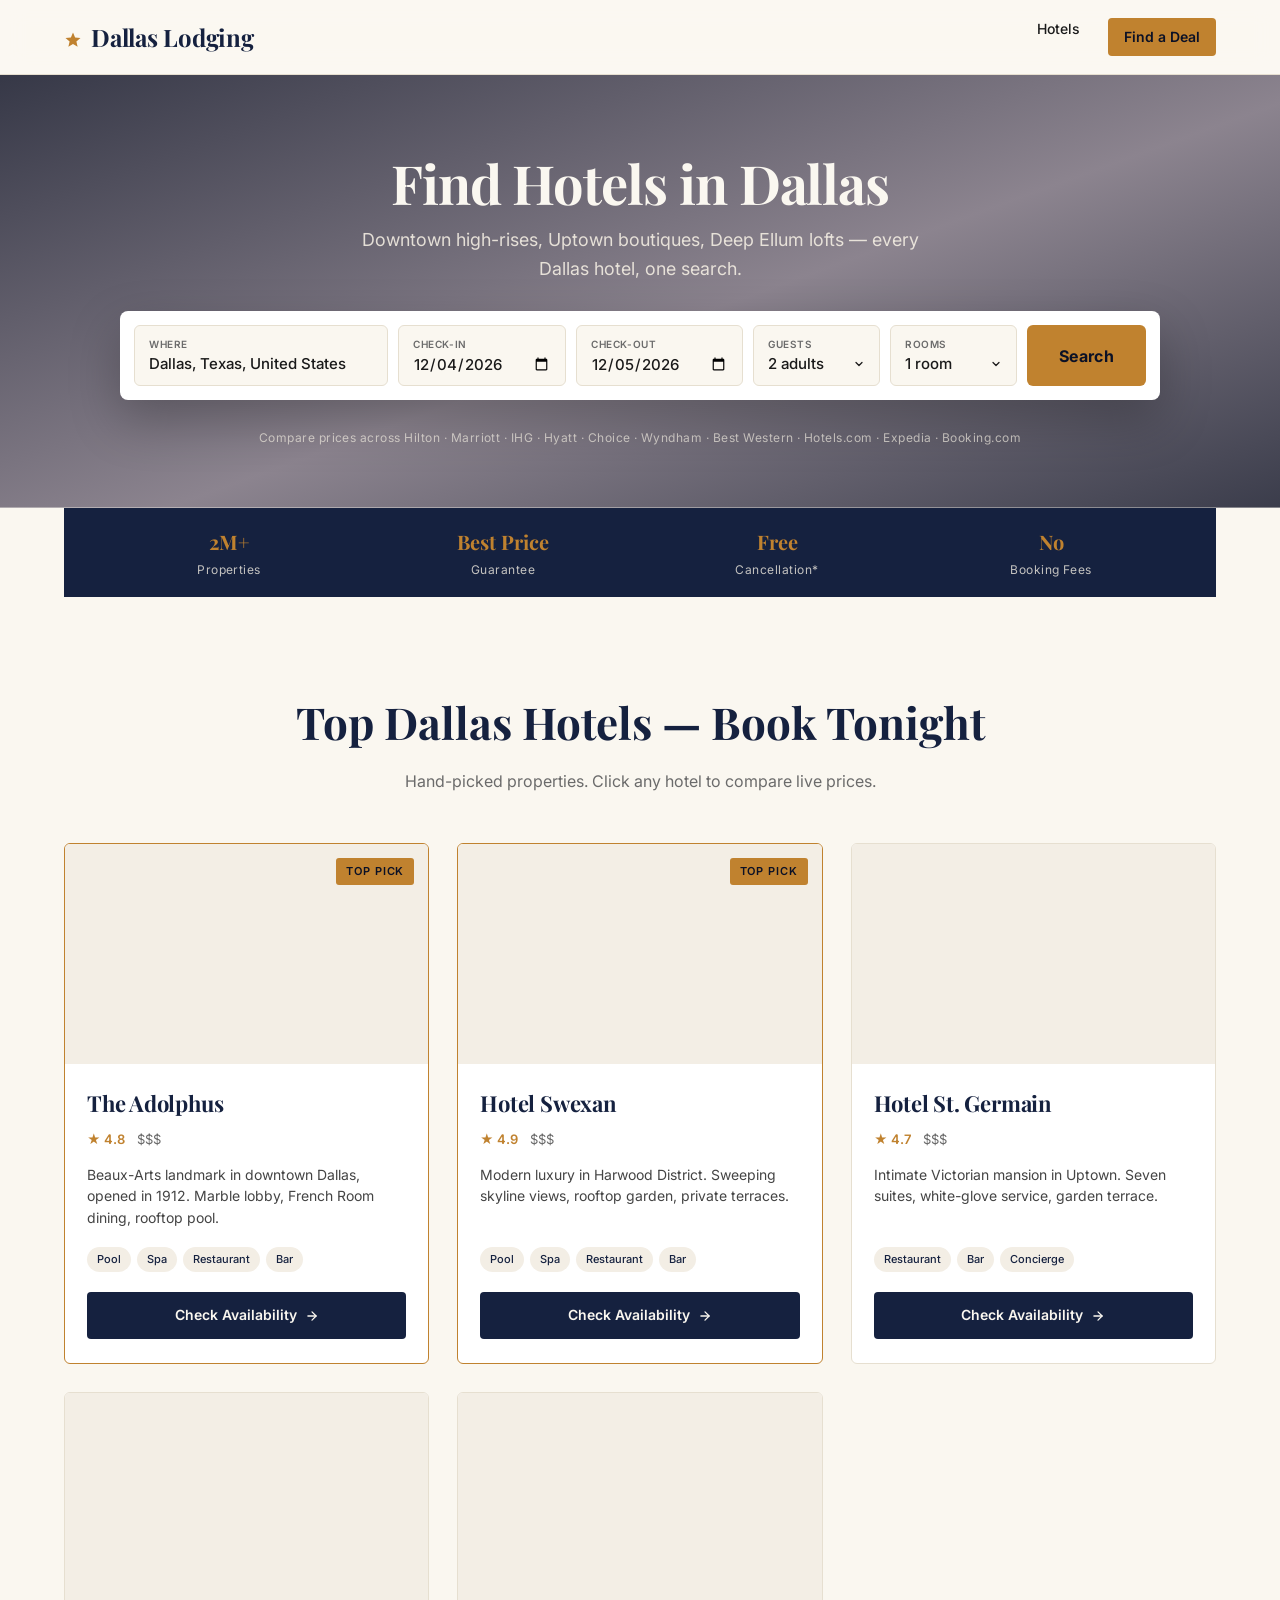
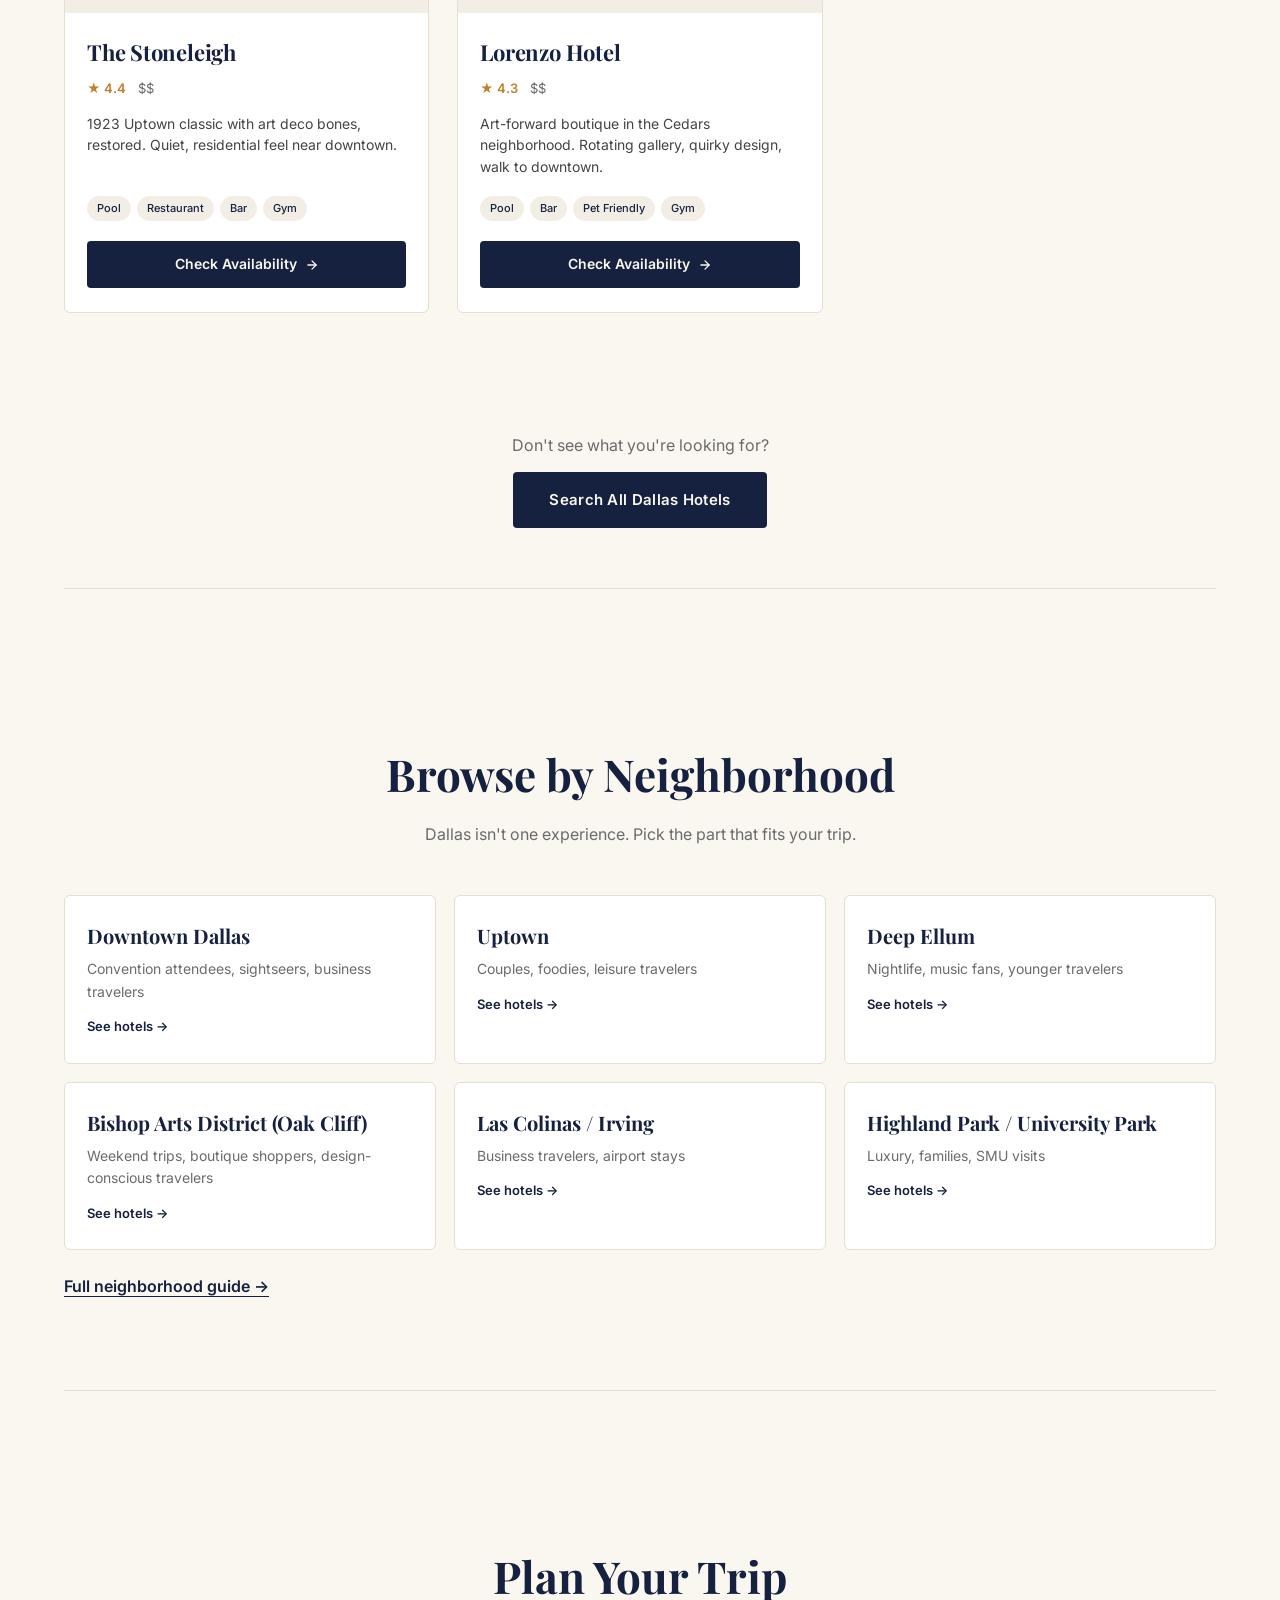
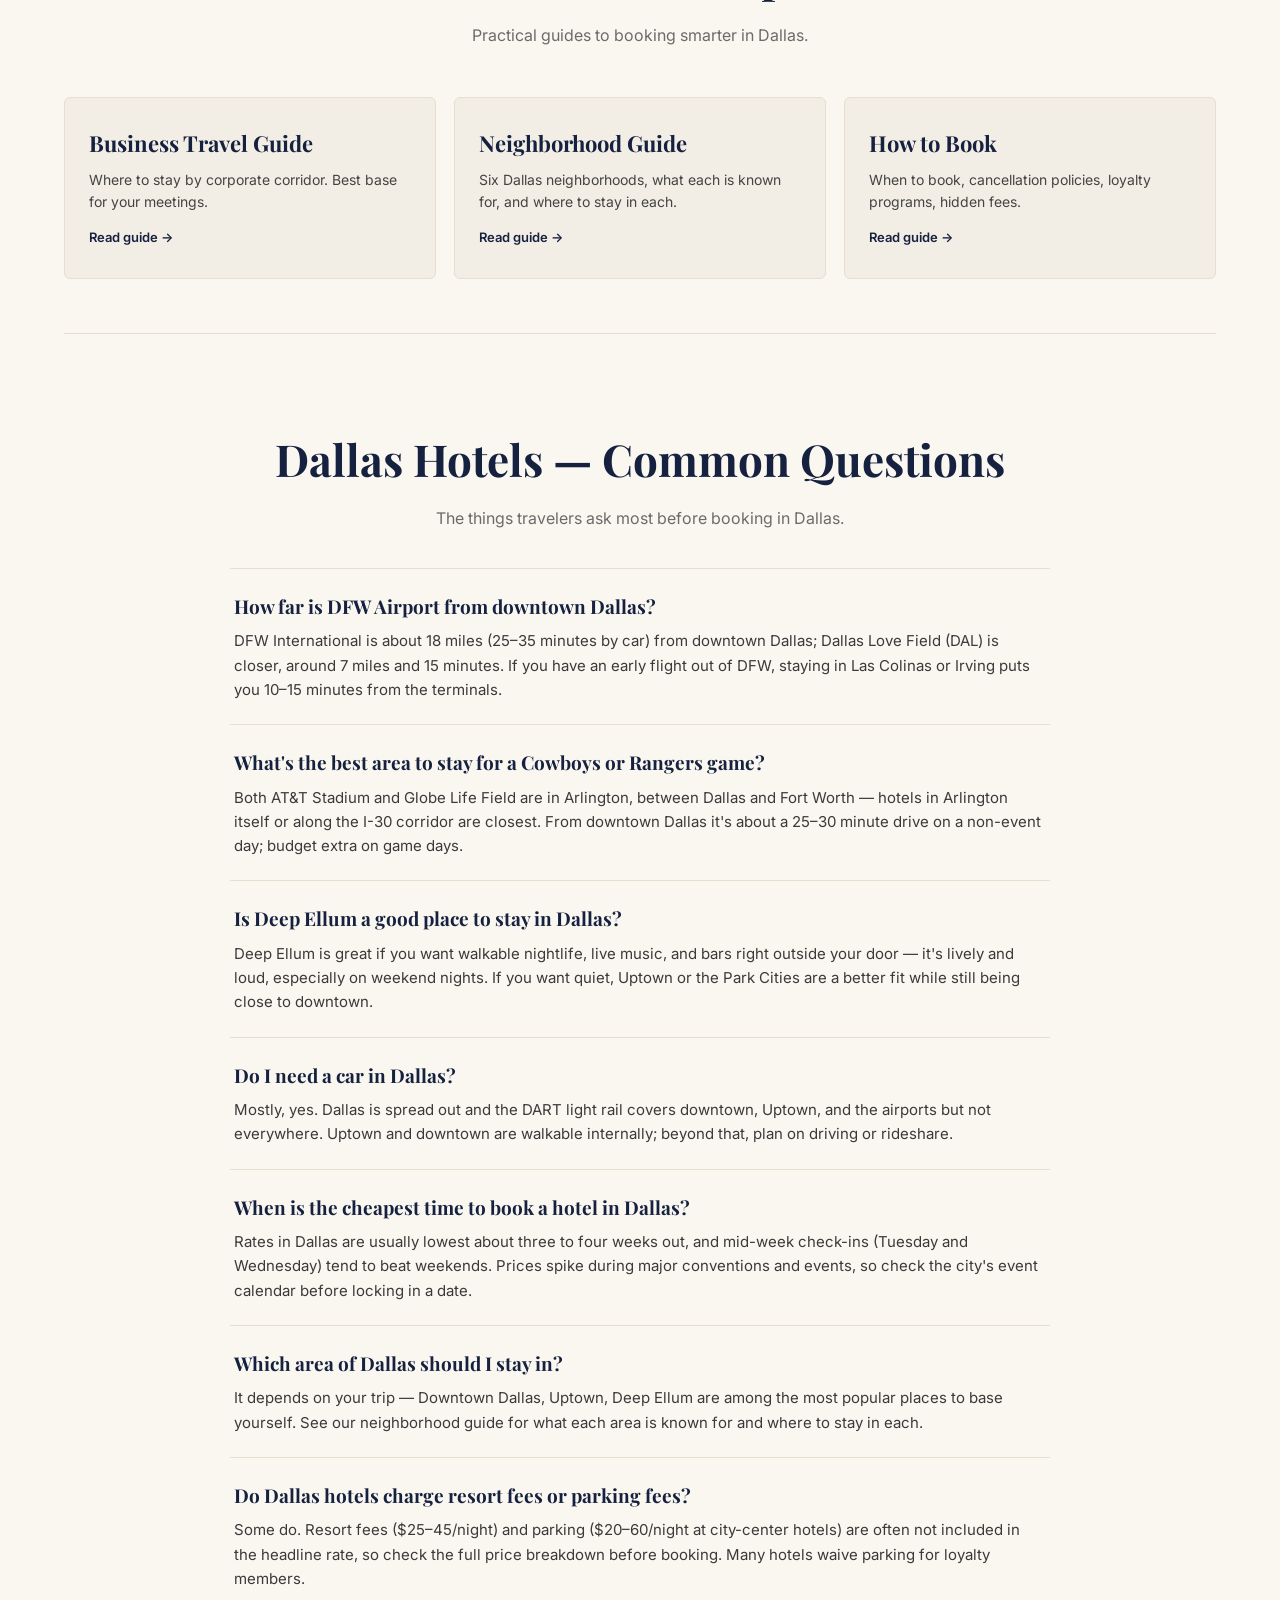
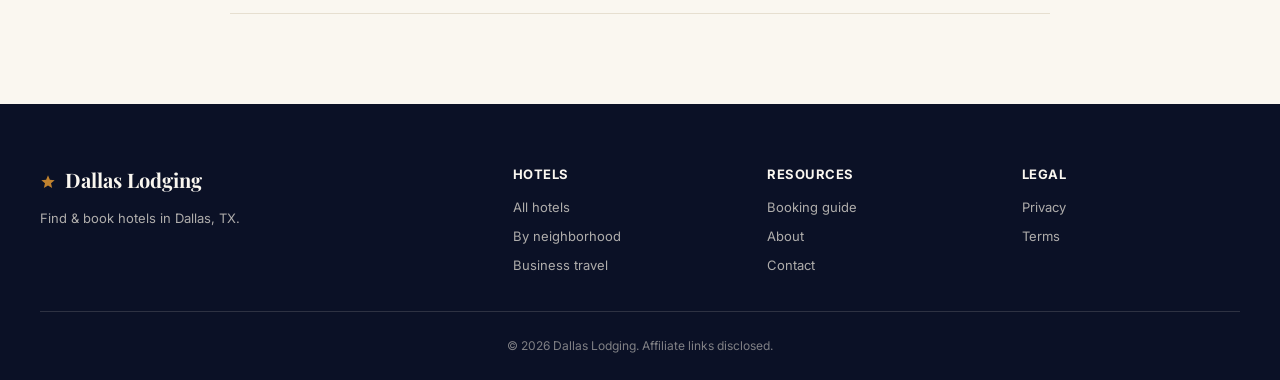
<file: index.html>
<!DOCTYPE html>
<html lang="en">
<head>
<meta charset="UTF-8" />
<meta name="viewport" content="width=device-width, initial-scale=1.0" />
<title>Dallas Hotels — Compare Prices & Book | DallasLodging.com</title>
<meta name="description" content="Find the best hotel deals in Dallas, TX. Compare prices across Hilton, Marriott, IHG, Hotels.com, Expedia, Booking.com and more. Book direct, save more." />
<link rel="canonical" href="https://dallaslodging.com/" />
<meta name="robots" content="index, follow, max-image-preview:large" />
<meta name="theme-color" content="#c0822f" />
<meta name="geo.region" content="US-TX" />
<meta name="geo.placename" content="Dallas" />
<meta property="og:type" content="website" />
<meta property="og:site_name" content="Dallas Lodging" />
<meta property="og:title" content="Dallas Hotels — Compare Prices & Book | DallasLodging.com" />
<meta property="og:description" content="Find the best hotel deals in Dallas, TX. Compare prices across Hilton, Marriott, IHG, Hotels.com, Expedia, Booking.com and more. Book direct, save more." />
<meta property="og:url" content="https://dallaslodging.com/" />
<meta property="og:image" content="https://images.unsplash.com/photo-1625950019503-cae6a7825762?w=1200&q=80" />
<meta name="twitter:card" content="summary_large_image" />
<meta name="twitter:image" content="https://images.unsplash.com/photo-1625950019503-cae6a7825762?w=1200&q=80" />
<meta name="twitter:title" content="Dallas Hotels — Compare Prices & Book | DallasLodging.com" />
<meta name="twitter:description" content="Find the best hotel deals in Dallas, TX. Compare prices across Hilton, Marriott, IHG, Hotels.com, Expedia, Booking.com and more. Book direct, save more." />
<link rel="preconnect" href="https://fonts.googleapis.com" />
<link rel="preconnect" href="https://fonts.gstatic.com" crossorigin />
<link href="https://fonts.googleapis.com/css2?family=Playfair+Display:wght@500;700&family=Inter:wght@400;500;600&display=swap" rel="stylesheet" />
<link rel="stylesheet" href="style.css" />
<script type="application/ld+json">{"@context":"https://schema.org","@type":"WebSite","name":"Dallas Lodging","url":"https://dallaslodging.com/"}</script>
<script type="application/ld+json">{"@context":"https://schema.org","@type":"Organization","name":"Dallas Lodging","url":"https://dallaslodging.com/","description":"Hotel directory and price comparison for Dallas, TX."}</script>
<script type="application/ld+json">{"@context":"https://schema.org","@type":"BreadcrumbList","itemListElement":[{"@type":"ListItem","position":1,"name":"Home","item":"https://dallaslodging.com/"}]}</script>
<script type="application/ld+json">{"@context":"https://schema.org","@type":"ItemList","name":"Top hotels in Dallas","itemListElement":[{"@type":"ListItem","position":1,"item":{"@type":"Hotel","name":"The Adolphus","description":"Beaux-Arts landmark in downtown Dallas, opened in 1912. Marble lobby, French Room dining, rooftop pool.","image":"https://images.unsplash.com/photo-1566073771259-6a8506099945?w=800","priceRange":"$$$","address":{"@type":"PostalAddress","streetAddress":"1321 Commerce St","addressLocality":"Dallas","addressRegion":"TX","postalCode":"75202","addressCountry":"US"},"url":"https://dallaslodging.com/"}},{"@type":"ListItem","position":2,"item":{"@type":"Hotel","name":"Hotel Swexan","description":"Modern luxury in Harwood District. Sweeping skyline views, rooftop garden, private terraces.","image":"https://images.unsplash.com/photo-1551882547-ff40c63fe5fa?w=800","priceRange":"$$$","address":{"@type":"PostalAddress","streetAddress":"2575 McKinnon St","addressLocality":"Dallas","addressRegion":"TX","postalCode":"75201","addressCountry":"US"},"url":"https://dallaslodging.com/"}},{"@type":"ListItem","position":3,"item":{"@type":"Hotel","name":"Hotel St. Germain","description":"Intimate Victorian mansion in Uptown. Seven suites, white-glove service, garden terrace.","image":"https://images.unsplash.com/photo-1571896349842-33c89424de2d?w=800","priceRange":"$$$","address":{"@type":"PostalAddress","streetAddress":"2516 Maple Ave","addressLocality":"Dallas","addressRegion":"TX","postalCode":"75201","addressCountry":"US"},"url":"https://dallaslodging.com/"}},{"@type":"ListItem","position":4,"item":{"@type":"Hotel","name":"The Stoneleigh","description":"1923 Uptown classic with art deco bones, restored. Quiet, residential feel near downtown.","image":"https://images.unsplash.com/photo-1582719508461-905c673771fd?w=800","priceRange":"$$","address":{"@type":"PostalAddress","streetAddress":"2927 Maple Ave","addressLocality":"Dallas","addressRegion":"TX","postalCode":"75201","addressCountry":"US"},"url":"https://dallaslodging.com/"}},{"@type":"ListItem","position":5,"item":{"@type":"Hotel","name":"Lorenzo Hotel","description":"Art-forward boutique in the Cedars neighborhood. Rotating gallery, quirky design, walk to downtown.","image":"https://images.unsplash.com/photo-1611892440504-42a792e24d32?w=800","priceRange":"$$","address":{"@type":"PostalAddress","streetAddress":"1011 S Akard St","addressLocality":"Dallas","addressRegion":"TX","postalCode":"75215","addressCountry":"US"},"url":"https://dallaslodging.com/"}}]}</script>
<script type="application/ld+json">{"@context":"https://schema.org","@type":"FAQPage","mainEntity":[{"@type":"Question","name":"How far is DFW Airport from downtown Dallas?","acceptedAnswer":{"@type":"Answer","text":"DFW International is about 18 miles (25–35 minutes by car) from downtown Dallas; Dallas Love Field (DAL) is closer, around 7 miles and 15 minutes. If you have an early flight out of DFW, staying in Las Colinas or Irving puts you 10–15 minutes from the terminals."}},{"@type":"Question","name":"What's the best area to stay for a Cowboys or Rangers game?","acceptedAnswer":{"@type":"Answer","text":"Both AT&T Stadium and Globe Life Field are in Arlington, between Dallas and Fort Worth — hotels in Arlington itself or along the I-30 corridor are closest. From downtown Dallas it's about a 25–30 minute drive on a non-event day; budget extra on game days."}},{"@type":"Question","name":"Is Deep Ellum a good place to stay in Dallas?","acceptedAnswer":{"@type":"Answer","text":"Deep Ellum is great if you want walkable nightlife, live music, and bars right outside your door — it's lively and loud, especially on weekend nights. If you want quiet, Uptown or the Park Cities are a better fit while still being close to downtown."}},{"@type":"Question","name":"Do I need a car in Dallas?","acceptedAnswer":{"@type":"Answer","text":"Mostly, yes. Dallas is spread out and the DART light rail covers downtown, Uptown, and the airports but not everywhere. Uptown and downtown are walkable internally; beyond that, plan on driving or rideshare."}},{"@type":"Question","name":"When is the cheapest time to book a hotel in Dallas?","acceptedAnswer":{"@type":"Answer","text":"Rates in Dallas are usually lowest about three to four weeks out, and mid-week check-ins (Tuesday and Wednesday) tend to beat weekends. Prices spike during major conventions and events, so check the city's event calendar before locking in a date."}},{"@type":"Question","name":"Which area of Dallas should I stay in?","acceptedAnswer":{"@type":"Answer","text":"It depends on your trip — Downtown Dallas, Uptown, Deep Ellum are among the most popular places to base yourself. See our neighborhood guide for what each area is known for and where to stay in each."}},{"@type":"Question","name":"Do Dallas hotels charge resort fees or parking fees?","acceptedAnswer":{"@type":"Answer","text":"Some do. Resort fees ($25–45/night) and parking ($20–60/night at city-center hotels) are often not included in the headline rate, so check the full price breakdown before booking. Many hotels waive parking for loyalty members."}}]}</script>
</head>
<body>
<header class="nav">
  <div class="nav-inner">
    <a href="index.html" class="brand"><span class="brand-mark"><svg viewBox="0 0 24 24" fill="currentColor" aria-hidden="true"><path d="M12 17.27L18.18 21l-1.64-7.03L22 9.24l-7.19-.61L12 2 9.19 8.63 2 9.24l5.46 4.73L5.82 21z"/></svg></span>Dallas Lodging</a>
    <nav>
      <a href="index.html#hotels">Hotels</a>
      <a href="index.html#hotels" class="nav-cta">Find a Deal</a>
    </nav>
  </div>
</header>
<section class="hero">
  <div class="hero-inner">
    <h1>Find Hotels in Dallas</h1>
    <p class="hero-sub">Downtown high-rises, Uptown boutiques, Deep Ellum lofts — every Dallas hotel, one search.</p>
    <form class="search-form" id="search-form" action="https://www.booking.com/searchresults.html" method="get" target="_blank">
      <div class="search-row">
        <label class="search-field">
          <span class="search-label">Where</span>
          <input type="text" name="ss" value="Dallas, Texas, United States" required autocomplete="off" />
        </label>
        <label class="search-field">
          <span class="search-label">Check-in</span>
          <input type="date" name="checkin" id="checkin" required />
        </label>
        <label class="search-field">
          <span class="search-label">Check-out</span>
          <input type="date" name="checkout" id="checkout" required />
        </label>
        <label class="search-field search-field-narrow">
          <span class="search-label">Guests</span>
          <select name="group_adults">
            <option value="1">1 adult</option>
            <option value="2" selected>2 adults</option>
            <option value="3">3 adults</option>
            <option value="4">4 adults</option>
            <option value="5">5 adults</option>
            <option value="6">6 adults</option>
          </select>
        </label>
        <label class="search-field search-field-narrow">
          <span class="search-label">Rooms</span>
          <select name="no_rooms">
            <option value="1" selected>1 room</option>
            <option value="2">2 rooms</option>
            <option value="3">3 rooms</option>
            <option value="4">4 rooms</option>
          </select>
        </label>
        <button type="submit" class="search-btn">Search</button>
      </div>
      <input type="hidden" name="group_children" value="0" />
      <input type="hidden" name="aid" value="AFFILIATE_ID_PENDING" />
    </form>
    <p class="hero-trust">Compare prices across Hilton · Marriott · IHG · Hyatt · Choice · Wyndham · Best Western · Hotels.com · Expedia · Booking.com</p>
  </div>
</section>
<main>
  <section class="value-strip">
    <div class="value-strip-inner">
      <div class="value-item"><span class="value-num">2M+</span><span>Properties</span></div>
      <div class="value-item"><span class="value-num">Best Price</span><span>Guarantee</span></div>
      <div class="value-item"><span class="value-num">Free</span><span>Cancellation*</span></div>
      <div class="value-item"><span class="value-num">No</span><span>Booking Fees</span></div>
    </div>
  </section>
  <section class="featured" id="hotels">
    <div class="section-head">
      <h2>Top Dallas Hotels — Book Tonight</h2>
      <p>Hand-picked properties. Click any hotel to compare live prices.</p>
    </div>
    <div class="hotel-grid"><article class="hotel-card premium">
  <div class="hotel-img" style="background-image:url('https://images.unsplash.com/photo-1566073771259-6a8506099945?w=800')"><div class="tier-badge">Top Pick</div></div>
  <div class="hotel-body">
    <h3 class="hotel-name">The Adolphus</h3>
    <div class="hotel-meta">
      <span class="stars">★ 4.8</span>
      <span>$$$</span>
    </div>
    <p class="hotel-desc">Beaux-Arts landmark in downtown Dallas, opened in 1912. Marble lobby, French Room dining, rooftop pool.</p>
    <div class="amenities"><span class="amenity">Pool</span><span class="amenity">Spa</span><span class="amenity">Restaurant</span><span class="amenity">Bar</span></div>
    <a class="hotel-cta" href="https://www.booking.com/searchresults.html?ss=The+Adolphus+1321+Commerce+St+Dallas+TX+75202&aid=AFFILIATE_ID_PENDING" target="_blank" rel="noopener nofollow sponsored">Check Availability <svg viewBox="0 0 24 24" fill="none" stroke="currentColor" stroke-width="2.2" stroke-linecap="round" stroke-linejoin="round" width="14" height="14"><line x1="5" y1="12" x2="19" y2="12"/><polyline points="12 5 19 12 12 19"/></svg></a>
  </div>
</article>
<article class="hotel-card premium">
  <div class="hotel-img" style="background-image:url('https://images.unsplash.com/photo-1551882547-ff40c63fe5fa?w=800')"><div class="tier-badge">Top Pick</div></div>
  <div class="hotel-body">
    <h3 class="hotel-name">Hotel Swexan</h3>
    <div class="hotel-meta">
      <span class="stars">★ 4.9</span>
      <span>$$$</span>
    </div>
    <p class="hotel-desc">Modern luxury in Harwood District. Sweeping skyline views, rooftop garden, private terraces.</p>
    <div class="amenities"><span class="amenity">Pool</span><span class="amenity">Spa</span><span class="amenity">Restaurant</span><span class="amenity">Bar</span></div>
    <a class="hotel-cta" href="https://www.booking.com/searchresults.html?ss=Hotel+Swexan+2575+McKinnon+St+Dallas+TX+75201&aid=AFFILIATE_ID_PENDING" target="_blank" rel="noopener nofollow sponsored">Check Availability <svg viewBox="0 0 24 24" fill="none" stroke="currentColor" stroke-width="2.2" stroke-linecap="round" stroke-linejoin="round" width="14" height="14"><line x1="5" y1="12" x2="19" y2="12"/><polyline points="12 5 19 12 12 19"/></svg></a>
  </div>
</article>
<article class="hotel-card ">
  <div class="hotel-img" style="background-image:url('https://images.unsplash.com/photo-1571896349842-33c89424de2d?w=800')"></div>
  <div class="hotel-body">
    <h3 class="hotel-name">Hotel St. Germain</h3>
    <div class="hotel-meta">
      <span class="stars">★ 4.7</span>
      <span>$$$</span>
    </div>
    <p class="hotel-desc">Intimate Victorian mansion in Uptown. Seven suites, white-glove service, garden terrace.</p>
    <div class="amenities"><span class="amenity">Restaurant</span><span class="amenity">Bar</span><span class="amenity">Concierge</span></div>
    <a class="hotel-cta" href="https://www.booking.com/searchresults.html?ss=Hotel+St.+Germain+2516+Maple+Ave+Dallas+TX+75201&aid=AFFILIATE_ID_PENDING" target="_blank" rel="noopener nofollow sponsored">Check Availability <svg viewBox="0 0 24 24" fill="none" stroke="currentColor" stroke-width="2.2" stroke-linecap="round" stroke-linejoin="round" width="14" height="14"><line x1="5" y1="12" x2="19" y2="12"/><polyline points="12 5 19 12 12 19"/></svg></a>
  </div>
</article>
<article class="hotel-card ">
  <div class="hotel-img" style="background-image:url('https://images.unsplash.com/photo-1582719508461-905c673771fd?w=800')"></div>
  <div class="hotel-body">
    <h3 class="hotel-name">The Stoneleigh</h3>
    <div class="hotel-meta">
      <span class="stars">★ 4.4</span>
      <span>$$</span>
    </div>
    <p class="hotel-desc">1923 Uptown classic with art deco bones, restored. Quiet, residential feel near downtown.</p>
    <div class="amenities"><span class="amenity">Pool</span><span class="amenity">Restaurant</span><span class="amenity">Bar</span><span class="amenity">Gym</span></div>
    <a class="hotel-cta" href="https://www.booking.com/searchresults.html?ss=The+Stoneleigh+2927+Maple+Ave+Dallas+TX+75201&aid=AFFILIATE_ID_PENDING" target="_blank" rel="noopener nofollow sponsored">Check Availability <svg viewBox="0 0 24 24" fill="none" stroke="currentColor" stroke-width="2.2" stroke-linecap="round" stroke-linejoin="round" width="14" height="14"><line x1="5" y1="12" x2="19" y2="12"/><polyline points="12 5 19 12 12 19"/></svg></a>
  </div>
</article>
<article class="hotel-card ">
  <div class="hotel-img" style="background-image:url('https://images.unsplash.com/photo-1611892440504-42a792e24d32?w=800')"></div>
  <div class="hotel-body">
    <h3 class="hotel-name">Lorenzo Hotel</h3>
    <div class="hotel-meta">
      <span class="stars">★ 4.3</span>
      <span>$$</span>
    </div>
    <p class="hotel-desc">Art-forward boutique in the Cedars neighborhood. Rotating gallery, quirky design, walk to downtown.</p>
    <div class="amenities"><span class="amenity">Pool</span><span class="amenity">Bar</span><span class="amenity">Pet Friendly</span><span class="amenity">Gym</span></div>
    <a class="hotel-cta" href="https://www.booking.com/searchresults.html?ss=Lorenzo+Hotel+1011+S+Akard+St+Dallas+TX+75215&aid=AFFILIATE_ID_PENDING" target="_blank" rel="noopener nofollow sponsored">Check Availability <svg viewBox="0 0 24 24" fill="none" stroke="currentColor" stroke-width="2.2" stroke-linecap="round" stroke-linejoin="round" width="14" height="14"><line x1="5" y1="12" x2="19" y2="12"/><polyline points="12 5 19 12 12 19"/></svg></a>
  </div>
</article></div>
    <div class="below-grid-cta">
      <p>Don't see what you're looking for?</p>
      <a href="#search-form" class="cta cta-secondary" onclick="document.getElementById('search-form').scrollIntoView({behavior:'smooth',block:'center'});document.querySelector('input[name=ss]').focus();return false;">Search All Dallas Hotels</a>
    </div>
  </section>

  <section class="browse-section" id="neighborhoods">
    <div class="section-head">
      <h2>Browse by Neighborhood</h2>
      <p>Dallas isn't one experience. Pick the part that fits your trip.</p>
    </div>
    <div class="hood-grid">
      <a class="hood-tile" href="https://www.booking.com/searchresults.html?ss=Downtown%20Dallas%2C%20Texas&aid=AFFILIATE_ID_PENDING" target="_blank" rel="noopener nofollow sponsored">
        <h3>Downtown Dallas</h3>
        <p>Convention attendees, sightseers, business travelers</p>
        <span class="hood-link">See hotels &rarr;</span>
      </a><a class="hood-tile" href="https://www.booking.com/searchresults.html?ss=Uptown%20Dallas%2C%20Texas&aid=AFFILIATE_ID_PENDING" target="_blank" rel="noopener nofollow sponsored">
        <h3>Uptown</h3>
        <p>Couples, foodies, leisure travelers</p>
        <span class="hood-link">See hotels &rarr;</span>
      </a><a class="hood-tile" href="https://www.booking.com/searchresults.html?ss=Deep%20Ellum%2C%20Dallas%2C%20Texas&aid=AFFILIATE_ID_PENDING" target="_blank" rel="noopener nofollow sponsored">
        <h3>Deep Ellum</h3>
        <p>Nightlife, music fans, younger travelers</p>
        <span class="hood-link">See hotels &rarr;</span>
      </a><a class="hood-tile" href="https://www.booking.com/searchresults.html?ss=Bishop%20Arts%20District%2C%20Dallas%2C%20Texas&aid=AFFILIATE_ID_PENDING" target="_blank" rel="noopener nofollow sponsored">
        <h3>Bishop Arts District (Oak Cliff)</h3>
        <p>Weekend trips, boutique shoppers, design-conscious travelers</p>
        <span class="hood-link">See hotels &rarr;</span>
      </a><a class="hood-tile" href="https://www.booking.com/searchresults.html?ss=Las%20Colinas%2C%20Irving%2C%20Texas&aid=AFFILIATE_ID_PENDING" target="_blank" rel="noopener nofollow sponsored">
        <h3>Las Colinas / Irving</h3>
        <p>Business travelers, airport stays</p>
        <span class="hood-link">See hotels &rarr;</span>
      </a><a class="hood-tile" href="https://www.booking.com/searchresults.html?ss=Highland%20Park%2C%20Dallas%2C%20Texas&aid=AFFILIATE_ID_PENDING" target="_blank" rel="noopener nofollow sponsored">
        <h3>Highland Park / University Park</h3>
        <p>Luxury, families, SMU visits</p>
        <span class="hood-link">See hotels &rarr;</span>
      </a>
    </div>
    <a href="neighborhoods.html" class="browse-more">Full neighborhood guide &rarr;</a>
  </section>

  <section class="browse-section" id="travel-style">
    <div class="section-head">
      <h2>Plan Your Trip</h2>
      <p>Practical guides to booking smarter in Dallas.</p>
    </div>
    <div class="style-grid">
      <a class="style-card" href="business-travel.html">
        <h3>Business Travel Guide</h3>
        <p>Where to stay by corporate corridor. Best base for your meetings.</p>
        <span class="hood-link">Read guide &rarr;</span>
      </a>
      <a class="style-card" href="neighborhoods.html">
        <h3>Neighborhood Guide</h3>
        <p>Six Dallas neighborhoods, what each is known for, and where to stay in each.</p>
        <span class="hood-link">Read guide &rarr;</span>
      </a>
      <a class="style-card" href="booking-guide.html">
        <h3>How to Book</h3>
        <p>When to book, cancellation policies, loyalty programs, hidden fees.</p>
        <span class="hood-link">Read guide &rarr;</span>
      </a>
    </div>
  </section>

  <section class="faq" id="faq">
    <div class="section-head">
      <h2>Dallas Hotels — Common Questions</h2>
      <p>The things travelers ask most before booking in Dallas.</p>
    </div>
    <div class="faq-list">
    <div class="faq-item">
      <h3>How far is DFW Airport from downtown Dallas?</h3>
      <p>DFW International is about 18 miles (25–35 minutes by car) from downtown Dallas; Dallas Love Field (DAL) is closer, around 7 miles and 15 minutes. If you have an early flight out of DFW, staying in Las Colinas or Irving puts you 10–15 minutes from the terminals.</p>
    </div>
    <div class="faq-item">
      <h3>What's the best area to stay for a Cowboys or Rangers game?</h3>
      <p>Both AT&T Stadium and Globe Life Field are in Arlington, between Dallas and Fort Worth — hotels in Arlington itself or along the I-30 corridor are closest. From downtown Dallas it's about a 25–30 minute drive on a non-event day; budget extra on game days.</p>
    </div>
    <div class="faq-item">
      <h3>Is Deep Ellum a good place to stay in Dallas?</h3>
      <p>Deep Ellum is great if you want walkable nightlife, live music, and bars right outside your door — it's lively and loud, especially on weekend nights. If you want quiet, Uptown or the Park Cities are a better fit while still being close to downtown.</p>
    </div>
    <div class="faq-item">
      <h3>Do I need a car in Dallas?</h3>
      <p>Mostly, yes. Dallas is spread out and the DART light rail covers downtown, Uptown, and the airports but not everywhere. Uptown and downtown are walkable internally; beyond that, plan on driving or rideshare.</p>
    </div>
    <div class="faq-item">
      <h3>When is the cheapest time to book a hotel in Dallas?</h3>
      <p>Rates in Dallas are usually lowest about three to four weeks out, and mid-week check-ins (Tuesday and Wednesday) tend to beat weekends. Prices spike during major conventions and events, so check the city's event calendar before locking in a date.</p>
    </div>
    <div class="faq-item">
      <h3>Which area of Dallas should I stay in?</h3>
      <p>It depends on your trip — Downtown Dallas, Uptown, Deep Ellum are among the most popular places to base yourself. See our neighborhood guide for what each area is known for and where to stay in each.</p>
    </div>
    <div class="faq-item">
      <h3>Do Dallas hotels charge resort fees or parking fees?</h3>
      <p>Some do. Resort fees ($25–45/night) and parking ($20–60/night at city-center hotels) are often not included in the headline rate, so check the full price breakdown before booking. Many hotels waive parking for loyalty members.</p>
    </div>
    </div>
  </section>
</main>
<script>
  (function () {
    const pad = (n) => String(n).padStart(2, '0');
    const fmt = (d) => d.getFullYear() + '-' + pad(d.getMonth() + 1) + '-' + pad(d.getDate());
    const today = new Date();
    const tomorrow = new Date(today.getTime() + 86400000);
    const ci = document.getElementById('checkin');
    const co = document.getElementById('checkout');
    ci.value = fmt(today);
    ci.min = fmt(today);
    co.value = fmt(tomorrow);
    co.min = fmt(tomorrow);
    ci.addEventListener('change', () => {
      const next = new Date(ci.value);
      next.setDate(next.getDate() + 1);
      co.min = fmt(next);
      if (new Date(co.value) <= new Date(ci.value)) co.value = fmt(next);
    });
  })();
</script>
<footer>
  <div class="footer-inner">
    <div class="footer-col">
      <p class="footer-brand"><span class="brand-mark"><svg viewBox="0 0 24 24" fill="currentColor" aria-hidden="true"><path d="M12 17.27L18.18 21l-1.64-7.03L22 9.24l-7.19-.61L12 2 9.19 8.63 2 9.24l5.46 4.73L5.82 21z"/></svg></span>Dallas Lodging</p>
      <p class="footer-tag">Find &amp; book hotels in Dallas, TX.</p>
    </div>
    <div class="footer-col">
      <p class="footer-h">Hotels</p>
      <a href="index.html#hotels">All hotels</a>
      <a href="neighborhoods.html">By neighborhood</a>
      <a href="business-travel.html">Business travel</a>
    </div>
    <div class="footer-col">
      <p class="footer-h">Resources</p>
      <a href="booking-guide.html">Booking guide</a>
      <a href="about.html">About</a>
      <a href="contact.html">Contact</a>
    </div>
    <div class="footer-col">
      <p class="footer-h">Legal</p>
      <a href="privacy.html">Privacy</a>
      <a href="terms.html">Terms</a>
    </div>
  </div>
  <div class="footer-bottom">&copy; 2026 Dallas Lodging. Affiliate links disclosed.</div>
</footer>
</body></html>
</file>
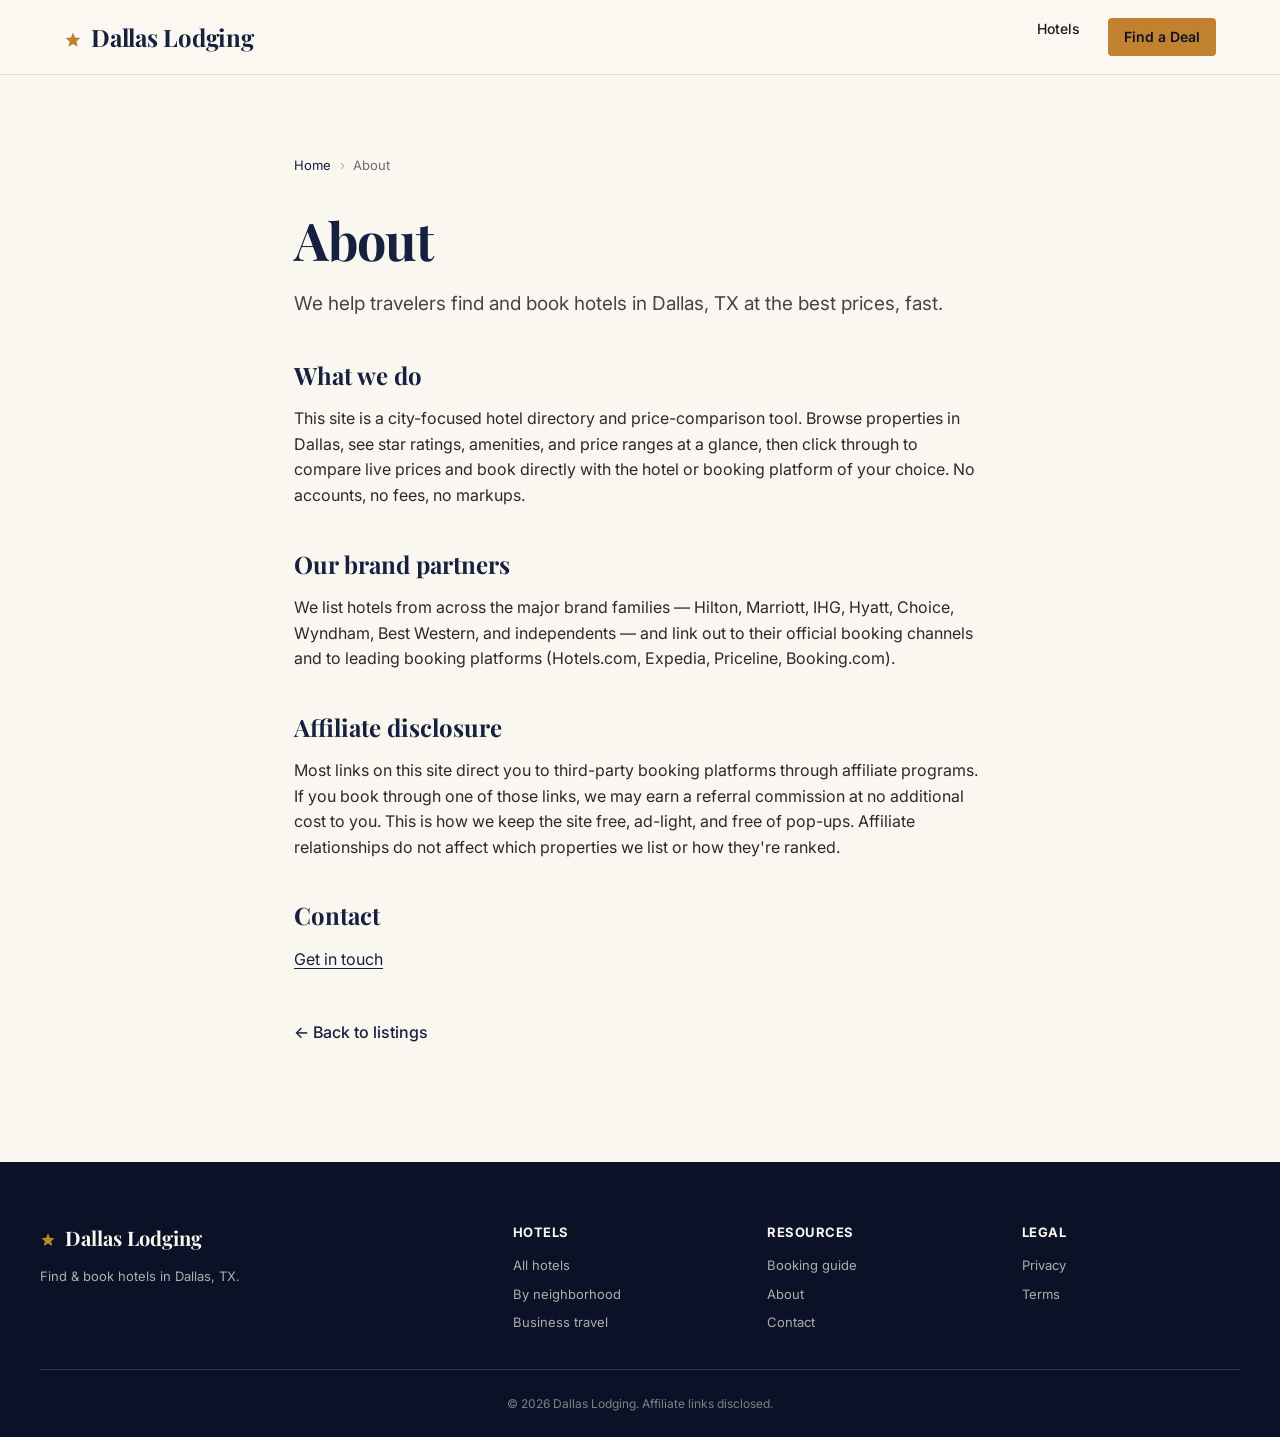
<file: about.html>
<!DOCTYPE html>
<html lang="en">
<head>
<meta charset="UTF-8" />
<meta name="viewport" content="width=device-width, initial-scale=1.0" />
<title>About | Dallas Lodging</title>
<meta name="description" content="How Dallas Lodging works — a free hotel directory and price-comparison tool for Dallas, TX." />
<link rel="canonical" href="https://dallaslodging.com/about" />
<meta name="robots" content="index, follow, max-image-preview:large" />
<meta name="theme-color" content="#c0822f" />
<meta name="geo.region" content="US-TX" />
<meta name="geo.placename" content="Dallas" />
<meta property="og:type" content="website" />
<meta property="og:site_name" content="Dallas Lodging" />
<meta property="og:title" content="About | Dallas Lodging" />
<meta property="og:description" content="How Dallas Lodging works — a free hotel directory and price-comparison tool for Dallas, TX." />
<meta property="og:url" content="https://dallaslodging.com/about" />
<meta property="og:image" content="https://images.unsplash.com/photo-1625950019503-cae6a7825762?w=1200&q=80" />
<meta name="twitter:card" content="summary_large_image" />
<meta name="twitter:image" content="https://images.unsplash.com/photo-1625950019503-cae6a7825762?w=1200&q=80" />
<meta name="twitter:title" content="About | Dallas Lodging" />
<meta name="twitter:description" content="How Dallas Lodging works — a free hotel directory and price-comparison tool for Dallas, TX." />
<link rel="preconnect" href="https://fonts.googleapis.com" />
<link rel="preconnect" href="https://fonts.gstatic.com" crossorigin />
<link href="https://fonts.googleapis.com/css2?family=Playfair+Display:wght@500;700&family=Inter:wght@400;500;600&display=swap" rel="stylesheet" />
<link rel="stylesheet" href="style.css" />
<script type="application/ld+json">{"@context":"https://schema.org","@type":"BreadcrumbList","itemListElement":[{"@type":"ListItem","position":1,"name":"Home","item":"https://dallaslodging.com/"},{"@type":"ListItem","position":2,"name":"About","item":"https://dallaslodging.com/about"}]}</script>
</head>
<body>
<header class="nav">
  <div class="nav-inner">
    <a href="index.html" class="brand"><span class="brand-mark"><svg viewBox="0 0 24 24" fill="currentColor" aria-hidden="true"><path d="M12 17.27L18.18 21l-1.64-7.03L22 9.24l-7.19-.61L12 2 9.19 8.63 2 9.24l5.46 4.73L5.82 21z"/></svg></span>Dallas Lodging</a>
    <nav>
      <a href="index.html#hotels">Hotels</a>
      <a href="index.html#hotels" class="nav-cta">Find a Deal</a>
    </nav>
  </div>
</header>
<article class="prose">
  <nav class="breadcrumb" aria-label="Breadcrumb"><a href="index.html">Home</a><span>&rsaquo;</span><span aria-current="page">About</span></nav>
  <h1>About</h1>
  <p class="lead">We help travelers find and book hotels in Dallas, TX at the best prices, fast.</p>
  <h2>What we do</h2>
  <p>This site is a city-focused hotel directory and price-comparison tool. Browse properties in Dallas, see star ratings, amenities, and price ranges at a glance, then click through to compare live prices and book directly with the hotel or booking platform of your choice. No accounts, no fees, no markups.</p>
  <h2>Our brand partners</h2>
  <p>We list hotels from across the major brand families — Hilton, Marriott, IHG, Hyatt, Choice, Wyndham, Best Western, and independents — and link out to their official booking channels and to leading booking platforms (Hotels.com, Expedia, Priceline, Booking.com).</p>
  <h2>Affiliate disclosure</h2>
  <p>Most links on this site direct you to third-party booking platforms through affiliate programs. If you book through one of those links, we may earn a referral commission at no additional cost to you. This is how we keep the site free, ad-light, and free of pop-ups. Affiliate relationships do not affect which properties we list or how they're ranked.</p>
  <h2>Contact</h2>
  <p><a href="contact.html">Get in touch</a></p>
  <p class="back"><a href="index.html">&larr; Back to listings</a></p>
</article>
<footer>
  <div class="footer-inner">
    <div class="footer-col">
      <p class="footer-brand"><span class="brand-mark"><svg viewBox="0 0 24 24" fill="currentColor" aria-hidden="true"><path d="M12 17.27L18.18 21l-1.64-7.03L22 9.24l-7.19-.61L12 2 9.19 8.63 2 9.24l5.46 4.73L5.82 21z"/></svg></span>Dallas Lodging</p>
      <p class="footer-tag">Find &amp; book hotels in Dallas, TX.</p>
    </div>
    <div class="footer-col">
      <p class="footer-h">Hotels</p>
      <a href="index.html#hotels">All hotels</a>
      <a href="neighborhoods.html">By neighborhood</a>
      <a href="business-travel.html">Business travel</a>
    </div>
    <div class="footer-col">
      <p class="footer-h">Resources</p>
      <a href="booking-guide.html">Booking guide</a>
      <a href="about.html">About</a>
      <a href="contact.html">Contact</a>
    </div>
    <div class="footer-col">
      <p class="footer-h">Legal</p>
      <a href="privacy.html">Privacy</a>
      <a href="terms.html">Terms</a>
    </div>
  </div>
  <div class="footer-bottom">&copy; 2026 Dallas Lodging. Affiliate links disclosed.</div>
</footer>
</body></html>
</file>
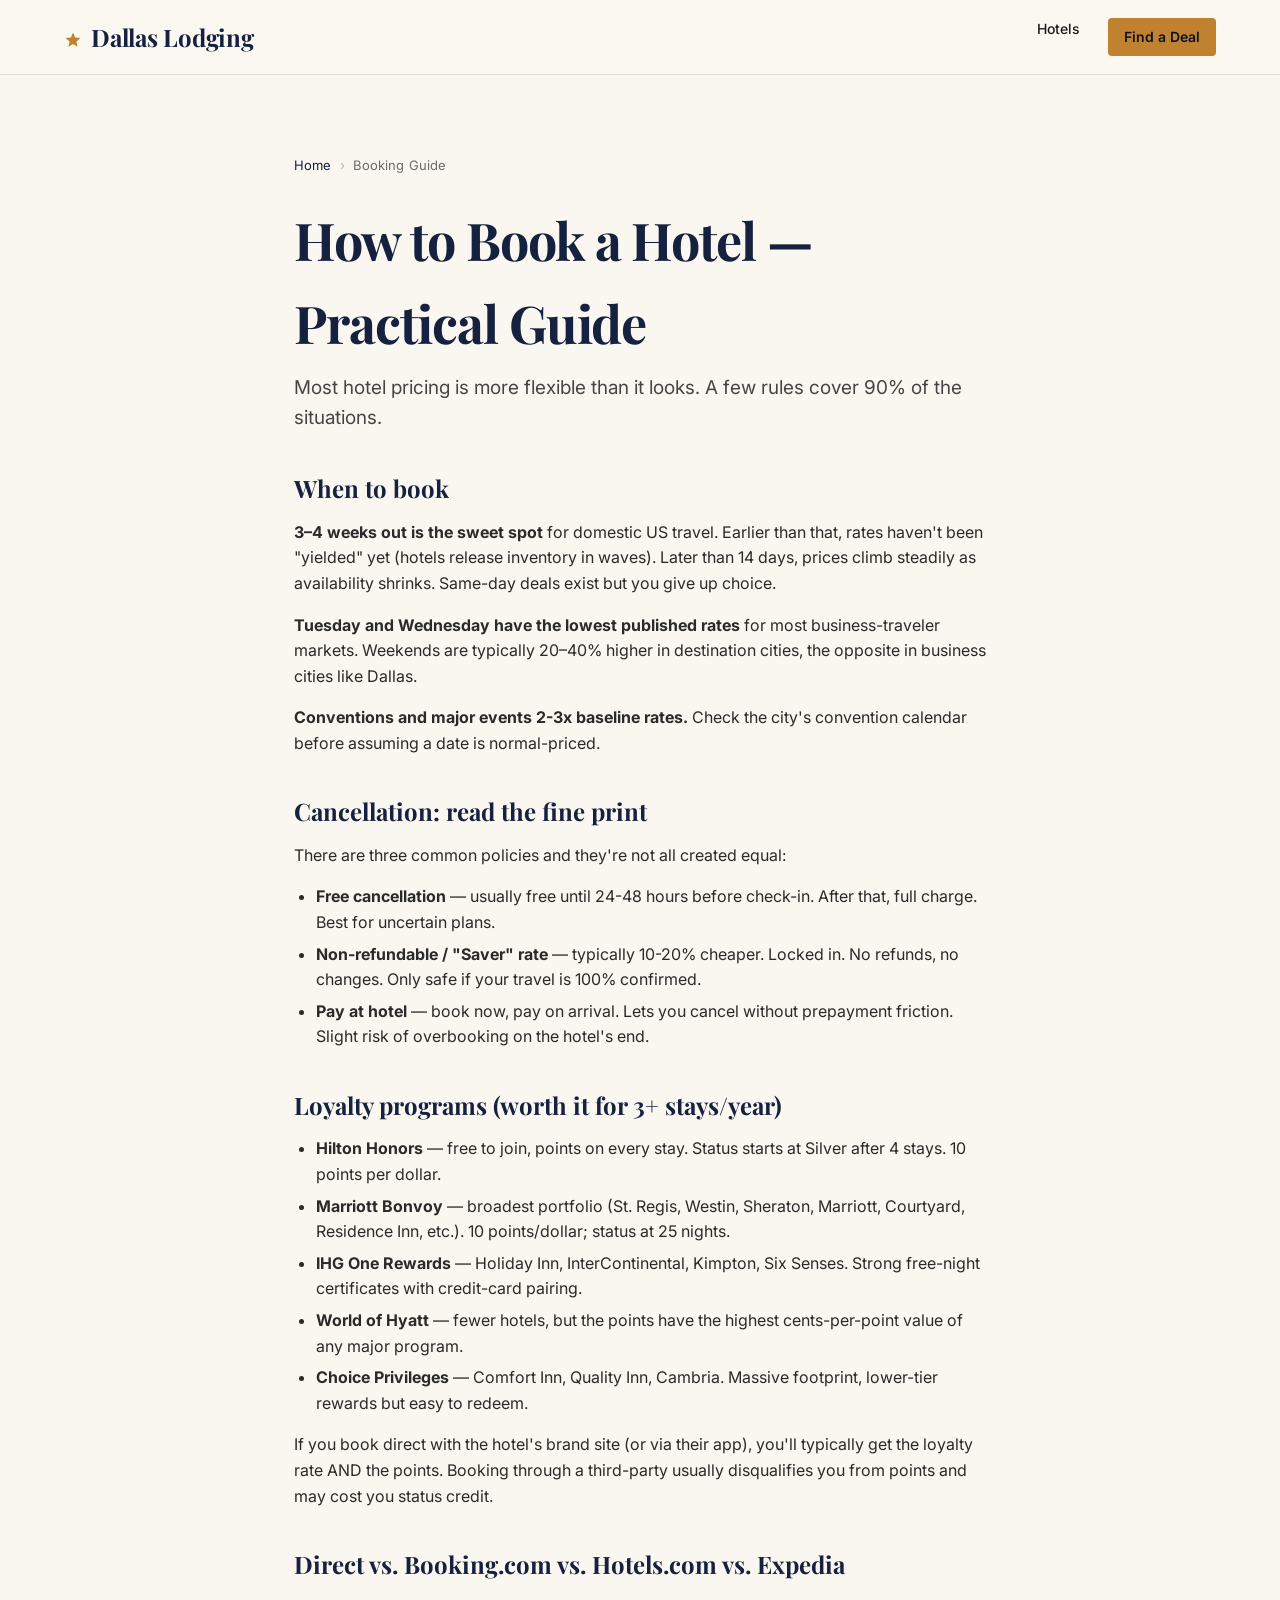
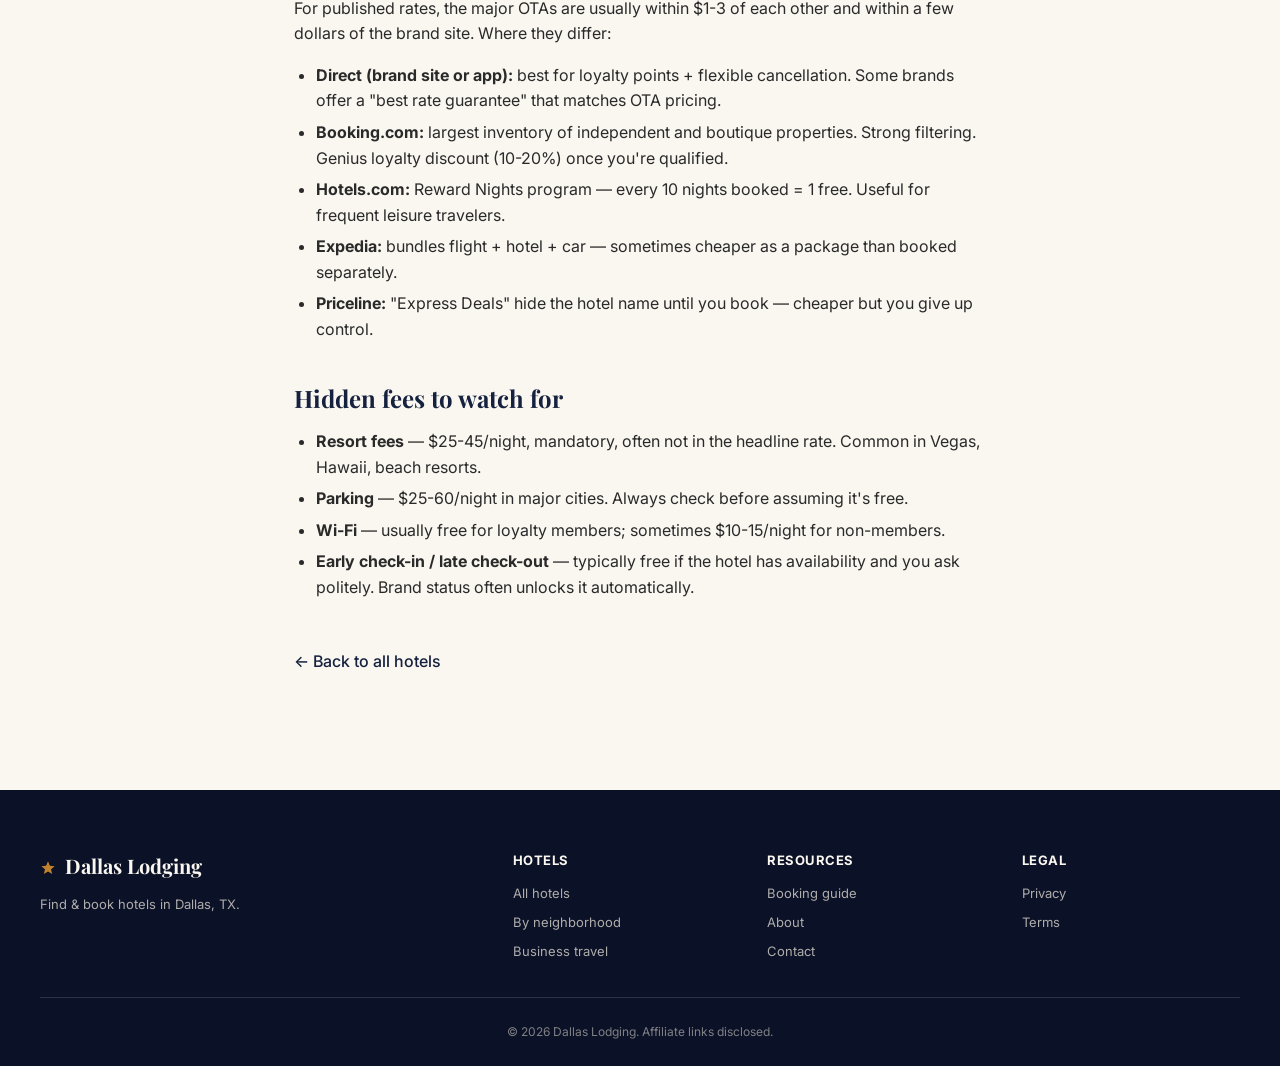
<file: booking-guide.html>
<!DOCTYPE html>
<html lang="en">
<head>
<meta charset="UTF-8" />
<meta name="viewport" content="width=device-width, initial-scale=1.0" />
<title>How to Book a Hotel — When to Book, Cancellation & Loyalty | Dallas Lodging</title>
<meta name="description" content="A practical guide to booking hotels: when to book for the best price, cancellation policies, loyalty programs, direct vs. third-party, and the hidden fees to watch for." />
<link rel="canonical" href="https://dallaslodging.com/booking-guide" />
<meta name="robots" content="index, follow, max-image-preview:large" />
<meta name="theme-color" content="#c0822f" />
<meta name="geo.region" content="US-TX" />
<meta name="geo.placename" content="Dallas" />
<meta property="og:type" content="website" />
<meta property="og:site_name" content="Dallas Lodging" />
<meta property="og:title" content="How to Book a Hotel — When to Book, Cancellation & Loyalty | Dallas Lodging" />
<meta property="og:description" content="A practical guide to booking hotels: when to book for the best price, cancellation policies, loyalty programs, direct vs. third-party, and the hidden fees to watch for." />
<meta property="og:url" content="https://dallaslodging.com/booking-guide" />
<meta property="og:image" content="https://images.unsplash.com/photo-1625950019503-cae6a7825762?w=1200&q=80" />
<meta name="twitter:card" content="summary_large_image" />
<meta name="twitter:image" content="https://images.unsplash.com/photo-1625950019503-cae6a7825762?w=1200&q=80" />
<meta name="twitter:title" content="How to Book a Hotel — When to Book, Cancellation & Loyalty | Dallas Lodging" />
<meta name="twitter:description" content="A practical guide to booking hotels: when to book for the best price, cancellation policies, loyalty programs, direct vs. third-party, and the hidden fees to watch for." />
<link rel="preconnect" href="https://fonts.googleapis.com" />
<link rel="preconnect" href="https://fonts.gstatic.com" crossorigin />
<link href="https://fonts.googleapis.com/css2?family=Playfair+Display:wght@500;700&family=Inter:wght@400;500;600&display=swap" rel="stylesheet" />
<link rel="stylesheet" href="style.css" />
<script type="application/ld+json">{"@context":"https://schema.org","@type":"BreadcrumbList","itemListElement":[{"@type":"ListItem","position":1,"name":"Home","item":"https://dallaslodging.com/"},{"@type":"ListItem","position":2,"name":"Booking Guide","item":"https://dallaslodging.com/booking-guide"}]}</script>
</head>
<body>
<header class="nav">
  <div class="nav-inner">
    <a href="index.html" class="brand"><span class="brand-mark"><svg viewBox="0 0 24 24" fill="currentColor" aria-hidden="true"><path d="M12 17.27L18.18 21l-1.64-7.03L22 9.24l-7.19-.61L12 2 9.19 8.63 2 9.24l5.46 4.73L5.82 21z"/></svg></span>Dallas Lodging</a>
    <nav>
      <a href="index.html#hotels">Hotels</a>
      <a href="index.html#hotels" class="nav-cta">Find a Deal</a>
    </nav>
  </div>
</header>
<article class="prose prose-wide">
  <nav class="breadcrumb" aria-label="Breadcrumb"><a href="index.html">Home</a><span>&rsaquo;</span><span aria-current="page">Booking Guide</span></nav>
  <h1>How to Book a Hotel — Practical Guide</h1>
  <p class="lead">Most hotel pricing is more flexible than it looks. A few rules cover 90% of the situations.</p>

  <h2>When to book</h2>
  <p><strong>3–4 weeks out is the sweet spot</strong> for domestic US travel. Earlier than that, rates haven't been "yielded" yet (hotels release inventory in waves). Later than 14 days, prices climb steadily as availability shrinks. Same-day deals exist but you give up choice.</p>
  <p><strong>Tuesday and Wednesday have the lowest published rates</strong> for most business-traveler markets. Weekends are typically 20–40% higher in destination cities, the opposite in business cities like Dallas.</p>
  <p><strong>Conventions and major events 2-3x baseline rates.</strong> Check the city's convention calendar before assuming a date is normal-priced.</p>

  <h2>Cancellation: read the fine print</h2>
  <p>There are three common policies and they're not all created equal:</p>
  <ul>
    <li><strong>Free cancellation</strong> — usually free until 24-48 hours before check-in. After that, full charge. Best for uncertain plans.</li>
    <li><strong>Non-refundable / "Saver" rate</strong> — typically 10-20% cheaper. Locked in. No refunds, no changes. Only safe if your travel is 100% confirmed.</li>
    <li><strong>Pay at hotel</strong> — book now, pay on arrival. Lets you cancel without prepayment friction. Slight risk of overbooking on the hotel's end.</li>
  </ul>

  <h2>Loyalty programs (worth it for 3+ stays/year)</h2>
  <ul>
    <li><strong>Hilton Honors</strong> — free to join, points on every stay. Status starts at Silver after 4 stays. 10 points per dollar.</li>
    <li><strong>Marriott Bonvoy</strong> — broadest portfolio (St. Regis, Westin, Sheraton, Marriott, Courtyard, Residence Inn, etc.). 10 points/dollar; status at 25 nights.</li>
    <li><strong>IHG One Rewards</strong> — Holiday Inn, InterContinental, Kimpton, Six Senses. Strong free-night certificates with credit-card pairing.</li>
    <li><strong>World of Hyatt</strong> — fewer hotels, but the points have the highest cents-per-point value of any major program.</li>
    <li><strong>Choice Privileges</strong> — Comfort Inn, Quality Inn, Cambria. Massive footprint, lower-tier rewards but easy to redeem.</li>
  </ul>
  <p>If you book direct with the hotel's brand site (or via their app), you'll typically get the loyalty rate AND the points. Booking through a third-party usually disqualifies you from points and may cost you status credit.</p>

  <h2>Direct vs. Booking.com vs. Hotels.com vs. Expedia</h2>
  <p>For published rates, the major OTAs are usually within $1-3 of each other and within a few dollars of the brand site. Where they differ:</p>
  <ul>
    <li><strong>Direct (brand site or app):</strong> best for loyalty points + flexible cancellation. Some brands offer a "best rate guarantee" that matches OTA pricing.</li>
    <li><strong>Booking.com:</strong> largest inventory of independent and boutique properties. Strong filtering. Genius loyalty discount (10-20%) once you're qualified.</li>
    <li><strong>Hotels.com:</strong> Reward Nights program — every 10 nights booked = 1 free. Useful for frequent leisure travelers.</li>
    <li><strong>Expedia:</strong> bundles flight + hotel + car — sometimes cheaper as a package than booked separately.</li>
    <li><strong>Priceline:</strong> "Express Deals" hide the hotel name until you book — cheaper but you give up control.</li>
  </ul>

  <h2>Hidden fees to watch for</h2>
  <ul>
    <li><strong>Resort fees</strong> — $25-45/night, mandatory, often not in the headline rate. Common in Vegas, Hawaii, beach resorts.</li>
    <li><strong>Parking</strong> — $25-60/night in major cities. Always check before assuming it's free.</li>
    <li><strong>Wi-Fi</strong> — usually free for loyalty members; sometimes $10-15/night for non-members.</li>
    <li><strong>Early check-in / late check-out</strong> — typically free if the hotel has availability and you ask politely. Brand status often unlocks it automatically.</li>
  </ul>

  <p class="back"><a href="index.html">&larr; Back to all hotels</a></p>
</article>
<footer>
  <div class="footer-inner">
    <div class="footer-col">
      <p class="footer-brand"><span class="brand-mark"><svg viewBox="0 0 24 24" fill="currentColor" aria-hidden="true"><path d="M12 17.27L18.18 21l-1.64-7.03L22 9.24l-7.19-.61L12 2 9.19 8.63 2 9.24l5.46 4.73L5.82 21z"/></svg></span>Dallas Lodging</p>
      <p class="footer-tag">Find &amp; book hotels in Dallas, TX.</p>
    </div>
    <div class="footer-col">
      <p class="footer-h">Hotels</p>
      <a href="index.html#hotels">All hotels</a>
      <a href="neighborhoods.html">By neighborhood</a>
      <a href="business-travel.html">Business travel</a>
    </div>
    <div class="footer-col">
      <p class="footer-h">Resources</p>
      <a href="booking-guide.html">Booking guide</a>
      <a href="about.html">About</a>
      <a href="contact.html">Contact</a>
    </div>
    <div class="footer-col">
      <p class="footer-h">Legal</p>
      <a href="privacy.html">Privacy</a>
      <a href="terms.html">Terms</a>
    </div>
  </div>
  <div class="footer-bottom">&copy; 2026 Dallas Lodging. Affiliate links disclosed.</div>
</footer>
</body></html>
</file>
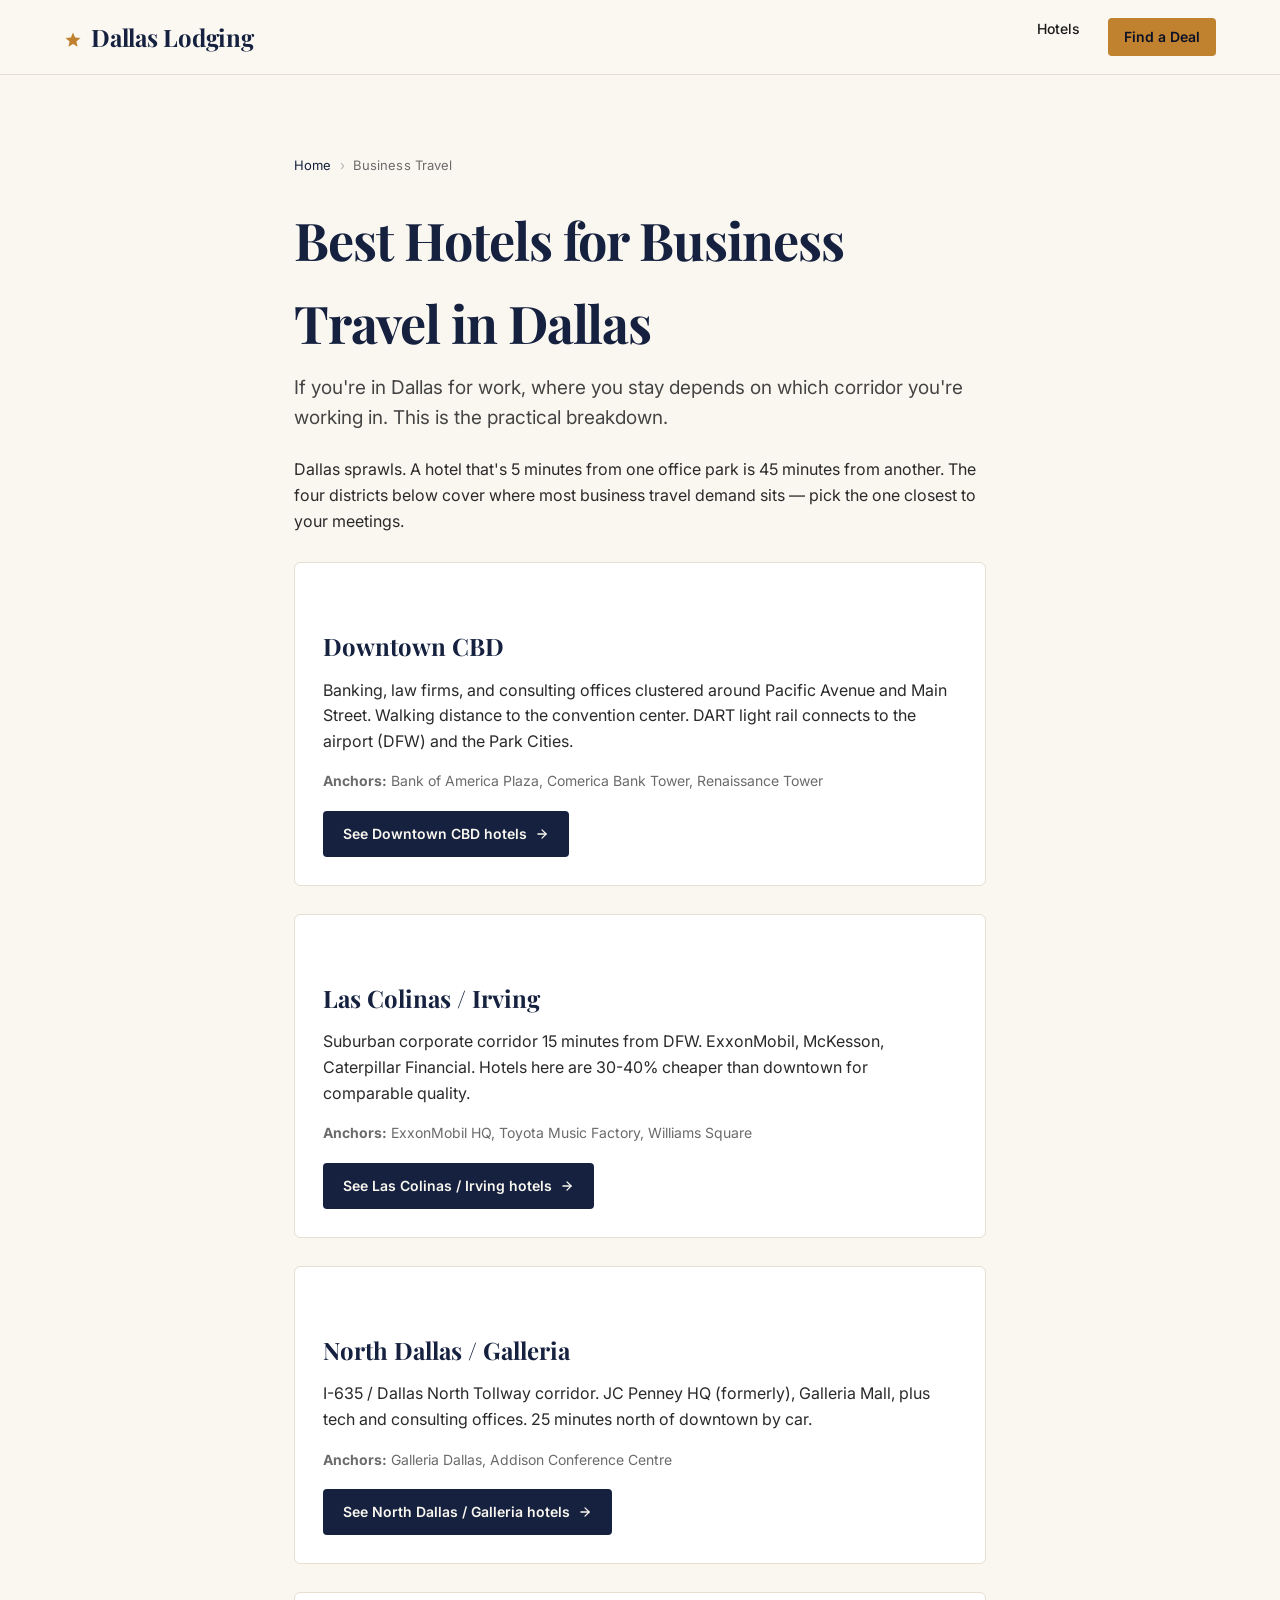
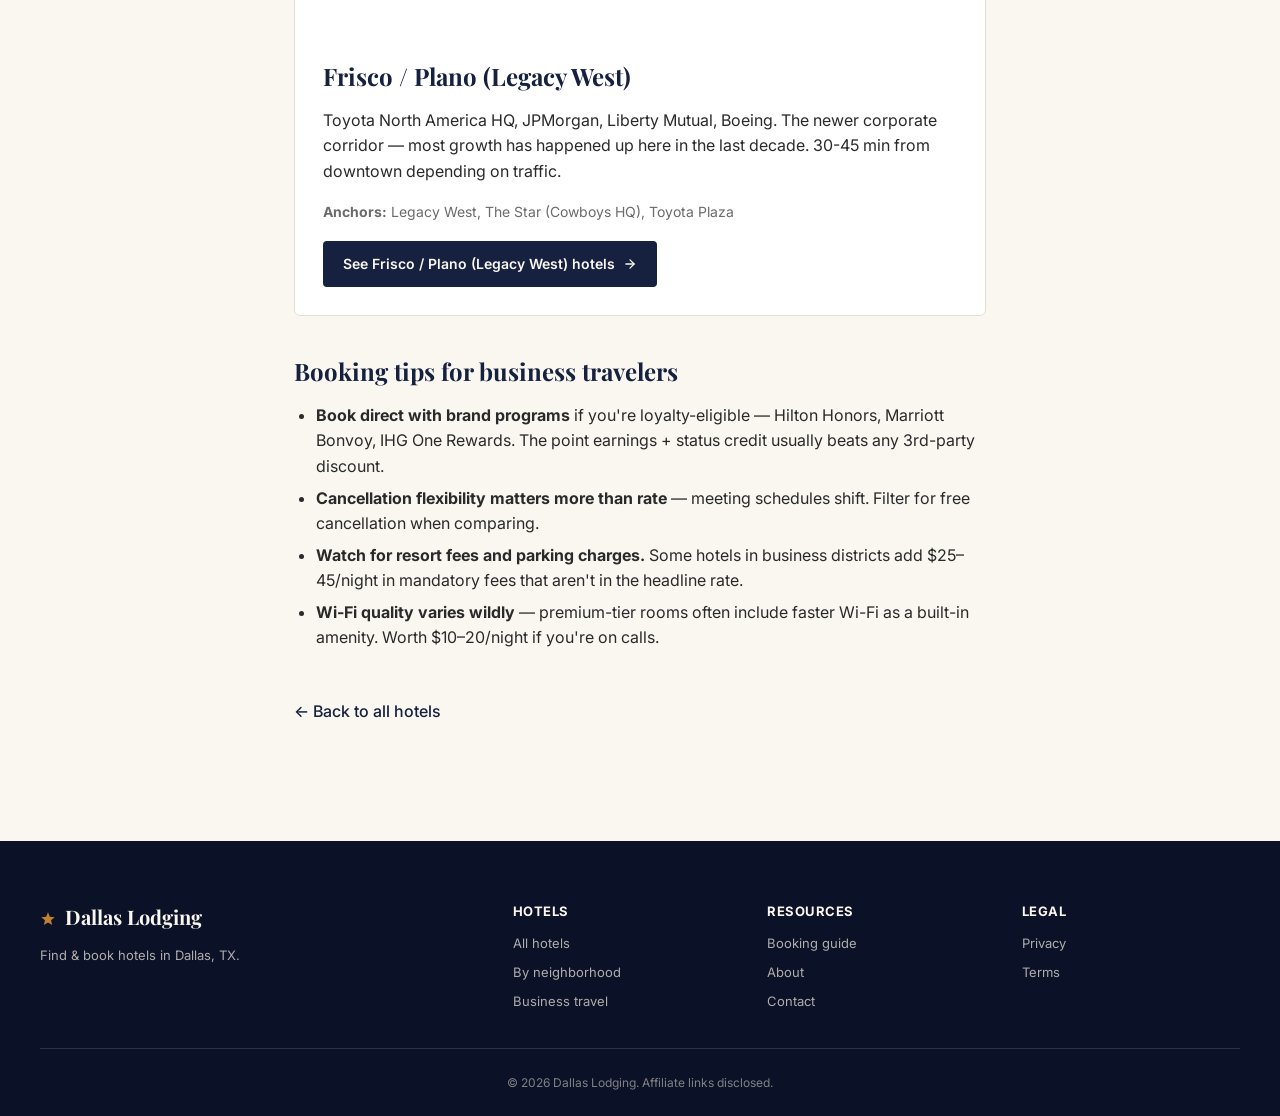
<file: business-travel.html>
<!DOCTYPE html>
<html lang="en">
<head>
<meta charset="UTF-8" />
<meta name="viewport" content="width=device-width, initial-scale=1.0" />
<title>Business Travel Hotels in Dallas — Where to Stay by District | Dallas Lodging</title>
<meta name="description" content="Hotels for business travelers in Dallas, TX. Compare options near the major business districts and corporate corridors, plus booking tips for work trips." />
<link rel="canonical" href="https://dallaslodging.com/business-travel" />
<meta name="robots" content="index, follow, max-image-preview:large" />
<meta name="theme-color" content="#c0822f" />
<meta name="geo.region" content="US-TX" />
<meta name="geo.placename" content="Dallas" />
<meta property="og:type" content="website" />
<meta property="og:site_name" content="Dallas Lodging" />
<meta property="og:title" content="Business Travel Hotels in Dallas — Where to Stay by District | Dallas Lodging" />
<meta property="og:description" content="Hotels for business travelers in Dallas, TX. Compare options near the major business districts and corporate corridors, plus booking tips for work trips." />
<meta property="og:url" content="https://dallaslodging.com/business-travel" />
<meta property="og:image" content="https://images.unsplash.com/photo-1625950019503-cae6a7825762?w=1200&q=80" />
<meta name="twitter:card" content="summary_large_image" />
<meta name="twitter:image" content="https://images.unsplash.com/photo-1625950019503-cae6a7825762?w=1200&q=80" />
<meta name="twitter:title" content="Business Travel Hotels in Dallas — Where to Stay by District | Dallas Lodging" />
<meta name="twitter:description" content="Hotels for business travelers in Dallas, TX. Compare options near the major business districts and corporate corridors, plus booking tips for work trips." />
<link rel="preconnect" href="https://fonts.googleapis.com" />
<link rel="preconnect" href="https://fonts.gstatic.com" crossorigin />
<link href="https://fonts.googleapis.com/css2?family=Playfair+Display:wght@500;700&family=Inter:wght@400;500;600&display=swap" rel="stylesheet" />
<link rel="stylesheet" href="style.css" />
<script type="application/ld+json">{"@context":"https://schema.org","@type":"BreadcrumbList","itemListElement":[{"@type":"ListItem","position":1,"name":"Home","item":"https://dallaslodging.com/"},{"@type":"ListItem","position":2,"name":"Business Travel","item":"https://dallaslodging.com/business-travel"}]}</script>
</head>
<body>
<header class="nav">
  <div class="nav-inner">
    <a href="index.html" class="brand"><span class="brand-mark"><svg viewBox="0 0 24 24" fill="currentColor" aria-hidden="true"><path d="M12 17.27L18.18 21l-1.64-7.03L22 9.24l-7.19-.61L12 2 9.19 8.63 2 9.24l5.46 4.73L5.82 21z"/></svg></span>Dallas Lodging</a>
    <nav>
      <a href="index.html#hotels">Hotels</a>
      <a href="index.html#hotels" class="nav-cta">Find a Deal</a>
    </nav>
  </div>
</header>
<article class="prose prose-wide">
  <nav class="breadcrumb" aria-label="Breadcrumb"><a href="index.html">Home</a><span>&rsaquo;</span><span aria-current="page">Business Travel</span></nav>
  <h1>Best Hotels for Business Travel in Dallas</h1>
  <p class="lead">If you're in Dallas for work, where you stay depends on which corridor you're working in. This is the practical breakdown.</p>
  <p>Dallas sprawls. A hotel that's 5 minutes from one office park is 45 minutes from another. The four districts below cover where most business travel demand sits — pick the one closest to your meetings.</p>

  <section class="hood-card">
    <h2>Downtown CBD</h2>
    <p>Banking, law firms, and consulting offices clustered around Pacific Avenue and Main Street. Walking distance to the convention center. DART light rail connects to the airport (DFW) and the Park Cities.</p>
    <p class="hood-meta"><strong>Anchors:</strong> Bank of America Plaza, Comerica Bank Tower, Renaissance Tower</p>
    <a class="hotel-cta" href="https://www.booking.com/searchresults.html?ss=Downtown%20Dallas%2C%20Texas&aid=AFFILIATE_ID_PENDING" target="_blank" rel="noopener nofollow sponsored">See Downtown CBD hotels <svg viewBox="0 0 24 24" fill="none" stroke="currentColor" stroke-width="2.2" stroke-linecap="round" stroke-linejoin="round" width="14" height="14"><line x1="5" y1="12" x2="19" y2="12"/><polyline points="12 5 19 12 12 19"/></svg></a>
  </section>
<section class="hood-card">
    <h2>Las Colinas / Irving</h2>
    <p>Suburban corporate corridor 15 minutes from DFW. ExxonMobil, McKesson, Caterpillar Financial. Hotels here are 30-40% cheaper than downtown for comparable quality.</p>
    <p class="hood-meta"><strong>Anchors:</strong> ExxonMobil HQ, Toyota Music Factory, Williams Square</p>
    <a class="hotel-cta" href="https://www.booking.com/searchresults.html?ss=Las%20Colinas%2C%20Irving%2C%20Texas&aid=AFFILIATE_ID_PENDING" target="_blank" rel="noopener nofollow sponsored">See Las Colinas / Irving hotels <svg viewBox="0 0 24 24" fill="none" stroke="currentColor" stroke-width="2.2" stroke-linecap="round" stroke-linejoin="round" width="14" height="14"><line x1="5" y1="12" x2="19" y2="12"/><polyline points="12 5 19 12 12 19"/></svg></a>
  </section>
<section class="hood-card">
    <h2>North Dallas / Galleria</h2>
    <p>I-635 / Dallas North Tollway corridor. JC Penney HQ (formerly), Galleria Mall, plus tech and consulting offices. 25 minutes north of downtown by car.</p>
    <p class="hood-meta"><strong>Anchors:</strong> Galleria Dallas, Addison Conference Centre</p>
    <a class="hotel-cta" href="https://www.booking.com/searchresults.html?ss=Galleria%20Dallas%2C%20Texas&aid=AFFILIATE_ID_PENDING" target="_blank" rel="noopener nofollow sponsored">See North Dallas / Galleria hotels <svg viewBox="0 0 24 24" fill="none" stroke="currentColor" stroke-width="2.2" stroke-linecap="round" stroke-linejoin="round" width="14" height="14"><line x1="5" y1="12" x2="19" y2="12"/><polyline points="12 5 19 12 12 19"/></svg></a>
  </section>
<section class="hood-card">
    <h2>Frisco / Plano (Legacy West)</h2>
    <p>Toyota North America HQ, JPMorgan, Liberty Mutual, Boeing. The newer corporate corridor — most growth has happened up here in the last decade. 30-45 min from downtown depending on traffic.</p>
    <p class="hood-meta"><strong>Anchors:</strong> Legacy West, The Star (Cowboys HQ), Toyota Plaza</p>
    <a class="hotel-cta" href="https://www.booking.com/searchresults.html?ss=Plano%2C%20Texas&aid=AFFILIATE_ID_PENDING" target="_blank" rel="noopener nofollow sponsored">See Frisco / Plano (Legacy West) hotels <svg viewBox="0 0 24 24" fill="none" stroke="currentColor" stroke-width="2.2" stroke-linecap="round" stroke-linejoin="round" width="14" height="14"><line x1="5" y1="12" x2="19" y2="12"/><polyline points="12 5 19 12 12 19"/></svg></a>
  </section>

  <h2>Booking tips for business travelers</h2>
  <ul>
    <li><strong>Book direct with brand programs</strong> if you're loyalty-eligible — Hilton Honors, Marriott Bonvoy, IHG One Rewards. The point earnings + status credit usually beats any 3rd-party discount.</li>
    <li><strong>Cancellation flexibility matters more than rate</strong> — meeting schedules shift. Filter for free cancellation when comparing.</li>
    <li><strong>Watch for resort fees and parking charges.</strong> Some hotels in business districts add $25–45/night in mandatory fees that aren't in the headline rate.</li>
    <li><strong>Wi-Fi quality varies wildly</strong> — premium-tier rooms often include faster Wi-Fi as a built-in amenity. Worth $10–20/night if you're on calls.</li>
  </ul>

  <p class="back"><a href="index.html">&larr; Back to all hotels</a></p>
</article>
<footer>
  <div class="footer-inner">
    <div class="footer-col">
      <p class="footer-brand"><span class="brand-mark"><svg viewBox="0 0 24 24" fill="currentColor" aria-hidden="true"><path d="M12 17.27L18.18 21l-1.64-7.03L22 9.24l-7.19-.61L12 2 9.19 8.63 2 9.24l5.46 4.73L5.82 21z"/></svg></span>Dallas Lodging</p>
      <p class="footer-tag">Find &amp; book hotels in Dallas, TX.</p>
    </div>
    <div class="footer-col">
      <p class="footer-h">Hotels</p>
      <a href="index.html#hotels">All hotels</a>
      <a href="neighborhoods.html">By neighborhood</a>
      <a href="business-travel.html">Business travel</a>
    </div>
    <div class="footer-col">
      <p class="footer-h">Resources</p>
      <a href="booking-guide.html">Booking guide</a>
      <a href="about.html">About</a>
      <a href="contact.html">Contact</a>
    </div>
    <div class="footer-col">
      <p class="footer-h">Legal</p>
      <a href="privacy.html">Privacy</a>
      <a href="terms.html">Terms</a>
    </div>
  </div>
  <div class="footer-bottom">&copy; 2026 Dallas Lodging. Affiliate links disclosed.</div>
</footer>
</body></html>
</file>
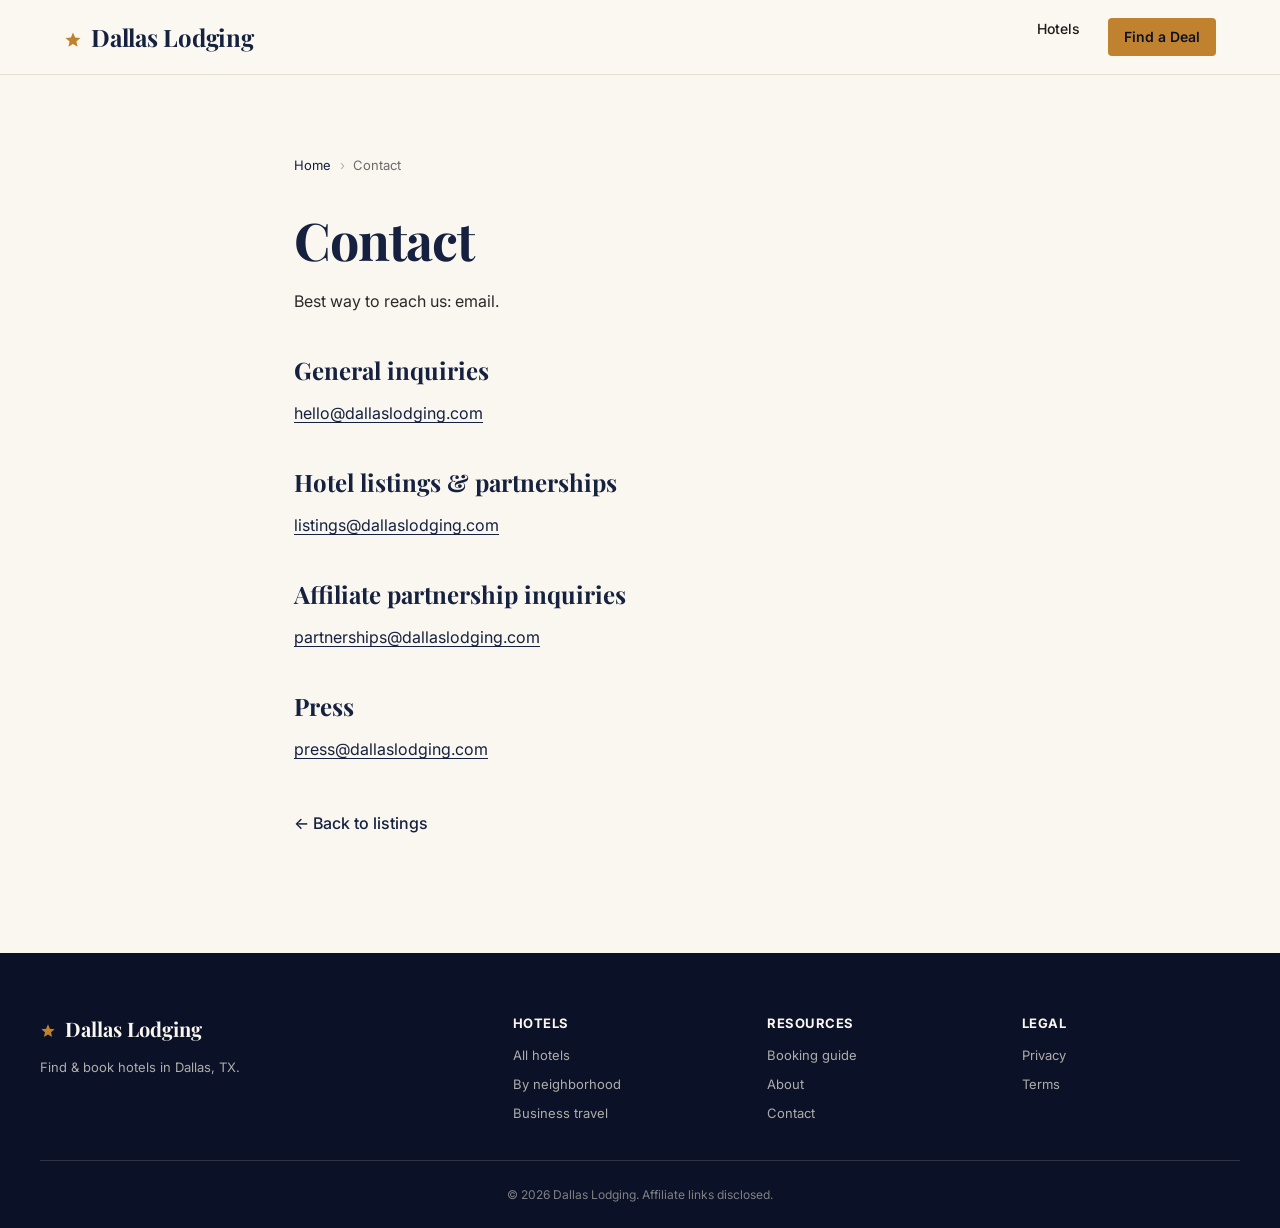
<file: contact.html>
<!DOCTYPE html>
<html lang="en">
<head>
<meta charset="UTF-8" />
<meta name="viewport" content="width=device-width, initial-scale=1.0" />
<title>Contact | Dallas Lodging</title>
<meta name="description" content="Get in touch with Dallas Lodging — general inquiries, hotel listings, partnerships, and press." />
<link rel="canonical" href="https://dallaslodging.com/contact" />
<meta name="robots" content="index, follow, max-image-preview:large" />
<meta name="theme-color" content="#c0822f" />
<meta name="geo.region" content="US-TX" />
<meta name="geo.placename" content="Dallas" />
<meta property="og:type" content="website" />
<meta property="og:site_name" content="Dallas Lodging" />
<meta property="og:title" content="Contact | Dallas Lodging" />
<meta property="og:description" content="Get in touch with Dallas Lodging — general inquiries, hotel listings, partnerships, and press." />
<meta property="og:url" content="https://dallaslodging.com/contact" />
<meta property="og:image" content="https://images.unsplash.com/photo-1625950019503-cae6a7825762?w=1200&q=80" />
<meta name="twitter:card" content="summary_large_image" />
<meta name="twitter:image" content="https://images.unsplash.com/photo-1625950019503-cae6a7825762?w=1200&q=80" />
<meta name="twitter:title" content="Contact | Dallas Lodging" />
<meta name="twitter:description" content="Get in touch with Dallas Lodging — general inquiries, hotel listings, partnerships, and press." />
<link rel="preconnect" href="https://fonts.googleapis.com" />
<link rel="preconnect" href="https://fonts.gstatic.com" crossorigin />
<link href="https://fonts.googleapis.com/css2?family=Playfair+Display:wght@500;700&family=Inter:wght@400;500;600&display=swap" rel="stylesheet" />
<link rel="stylesheet" href="style.css" />
<script type="application/ld+json">{"@context":"https://schema.org","@type":"BreadcrumbList","itemListElement":[{"@type":"ListItem","position":1,"name":"Home","item":"https://dallaslodging.com/"},{"@type":"ListItem","position":2,"name":"Contact","item":"https://dallaslodging.com/contact"}]}</script>
</head>
<body>
<header class="nav">
  <div class="nav-inner">
    <a href="index.html" class="brand"><span class="brand-mark"><svg viewBox="0 0 24 24" fill="currentColor" aria-hidden="true"><path d="M12 17.27L18.18 21l-1.64-7.03L22 9.24l-7.19-.61L12 2 9.19 8.63 2 9.24l5.46 4.73L5.82 21z"/></svg></span>Dallas Lodging</a>
    <nav>
      <a href="index.html#hotels">Hotels</a>
      <a href="index.html#hotels" class="nav-cta">Find a Deal</a>
    </nav>
  </div>
</header>
<article class="prose">
  <nav class="breadcrumb" aria-label="Breadcrumb"><a href="index.html">Home</a><span>&rsaquo;</span><span aria-current="page">Contact</span></nav>
  <h1>Contact</h1>
  <p>Best way to reach us: email.</p>
  <h2>General inquiries</h2>
  <p><a href="mailto:hello@dallaslodging.com">hello@dallaslodging.com</a></p>
  <h2>Hotel listings &amp; partnerships</h2>
  <p><a href="mailto:listings@dallaslodging.com">listings@dallaslodging.com</a></p>
  <h2>Affiliate partnership inquiries</h2>
  <p><a href="mailto:partnerships@dallaslodging.com">partnerships@dallaslodging.com</a></p>
  <h2>Press</h2>
  <p><a href="mailto:press@dallaslodging.com">press@dallaslodging.com</a></p>
  <p class="back"><a href="index.html">&larr; Back to listings</a></p>
</article>
<footer>
  <div class="footer-inner">
    <div class="footer-col">
      <p class="footer-brand"><span class="brand-mark"><svg viewBox="0 0 24 24" fill="currentColor" aria-hidden="true"><path d="M12 17.27L18.18 21l-1.64-7.03L22 9.24l-7.19-.61L12 2 9.19 8.63 2 9.24l5.46 4.73L5.82 21z"/></svg></span>Dallas Lodging</p>
      <p class="footer-tag">Find &amp; book hotels in Dallas, TX.</p>
    </div>
    <div class="footer-col">
      <p class="footer-h">Hotels</p>
      <a href="index.html#hotels">All hotels</a>
      <a href="neighborhoods.html">By neighborhood</a>
      <a href="business-travel.html">Business travel</a>
    </div>
    <div class="footer-col">
      <p class="footer-h">Resources</p>
      <a href="booking-guide.html">Booking guide</a>
      <a href="about.html">About</a>
      <a href="contact.html">Contact</a>
    </div>
    <div class="footer-col">
      <p class="footer-h">Legal</p>
      <a href="privacy.html">Privacy</a>
      <a href="terms.html">Terms</a>
    </div>
  </div>
  <div class="footer-bottom">&copy; 2026 Dallas Lodging. Affiliate links disclosed.</div>
</footer>
</body></html>
</file>
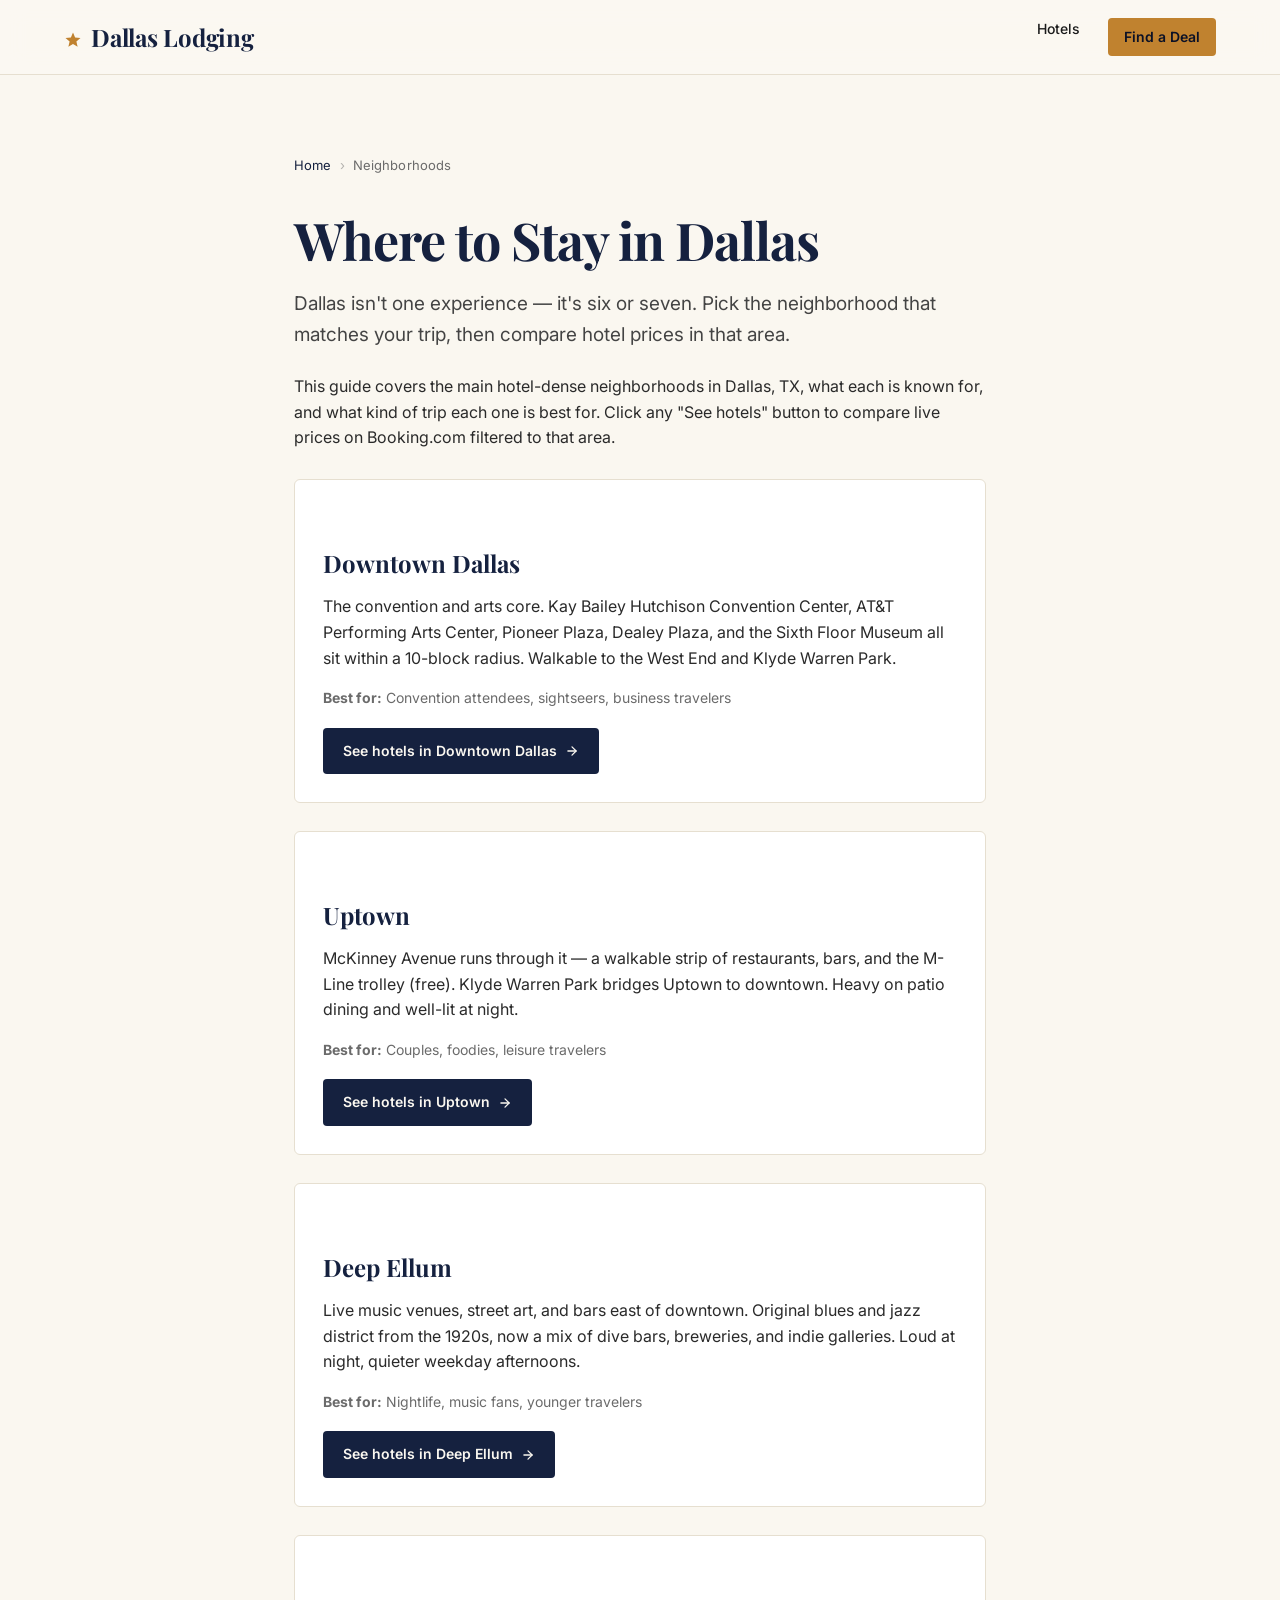
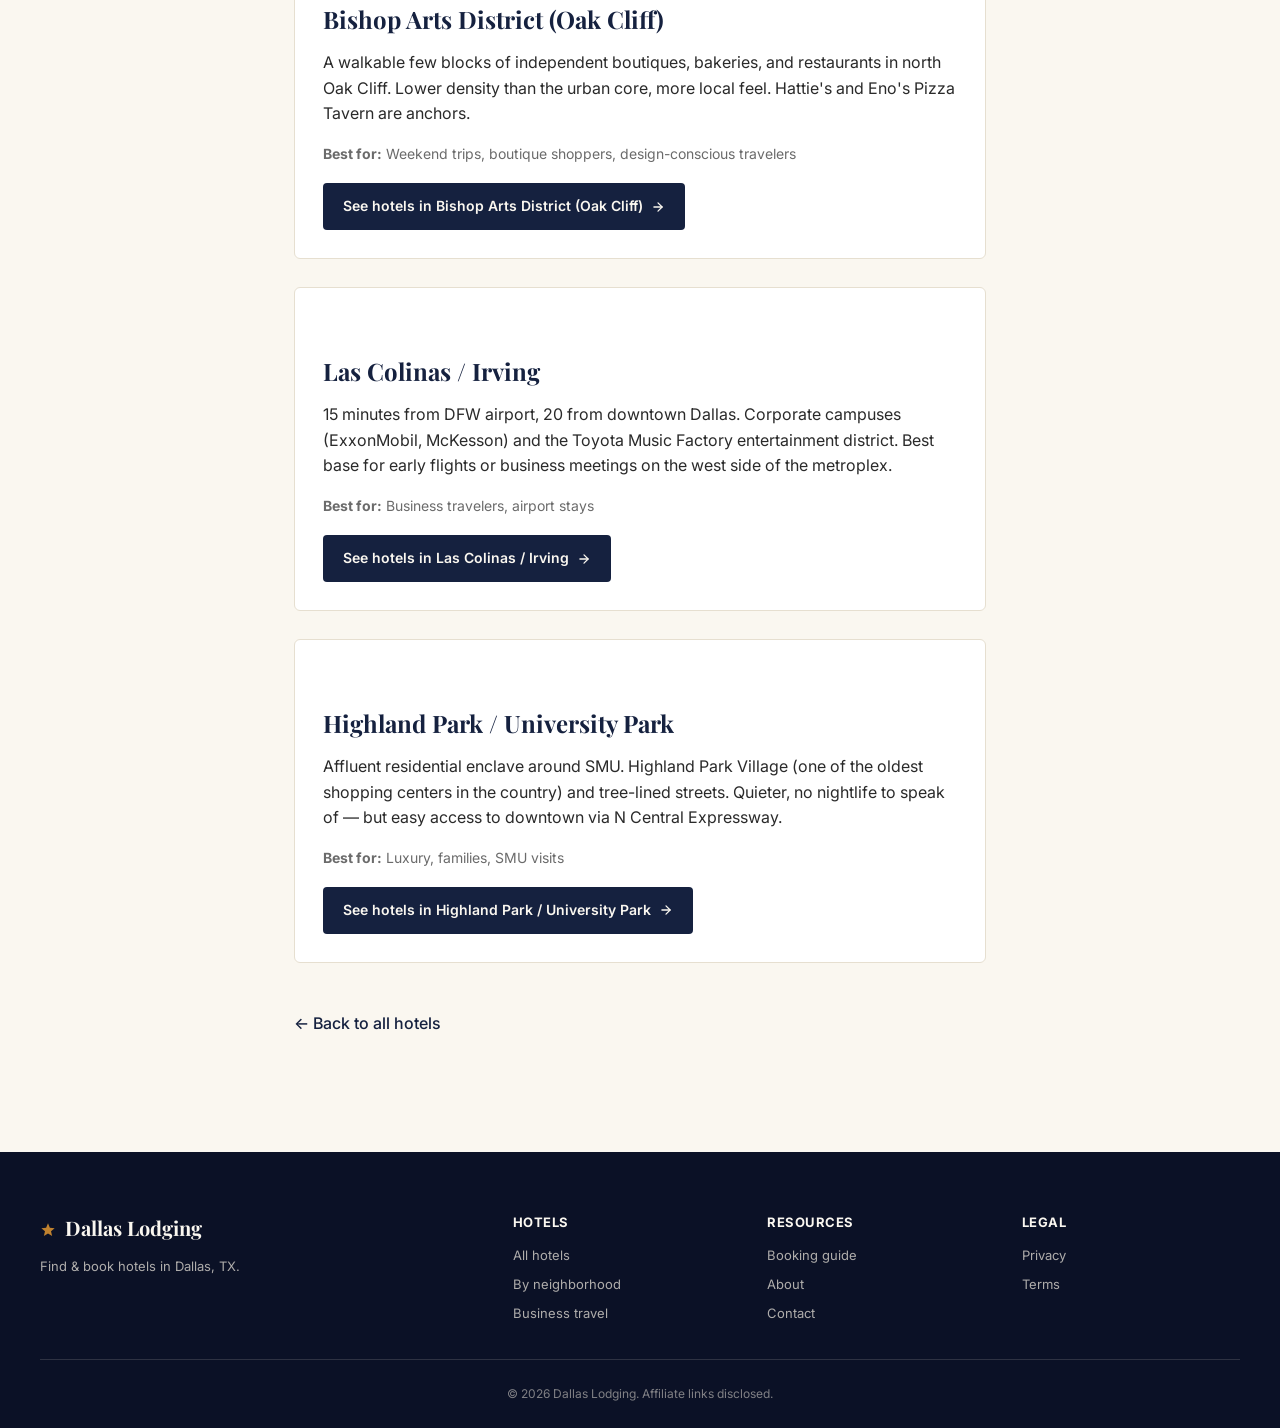
<file: neighborhoods.html>
<!DOCTYPE html>
<html lang="en">
<head>
<meta charset="UTF-8" />
<meta name="viewport" content="width=device-width, initial-scale=1.0" />
<title>Where to Stay in Dallas — Neighborhood Guide | Dallas Lodging</title>
<meta name="description" content="Compare hotels by neighborhood in Dallas, TX. A local guide to where to stay in Dallas — what each area is known for and which fits your trip." />
<link rel="canonical" href="https://dallaslodging.com/neighborhoods" />
<meta name="robots" content="index, follow, max-image-preview:large" />
<meta name="theme-color" content="#c0822f" />
<meta name="geo.region" content="US-TX" />
<meta name="geo.placename" content="Dallas" />
<meta property="og:type" content="website" />
<meta property="og:site_name" content="Dallas Lodging" />
<meta property="og:title" content="Where to Stay in Dallas — Neighborhood Guide | Dallas Lodging" />
<meta property="og:description" content="Compare hotels by neighborhood in Dallas, TX. A local guide to where to stay in Dallas — what each area is known for and which fits your trip." />
<meta property="og:url" content="https://dallaslodging.com/neighborhoods" />
<meta property="og:image" content="https://images.unsplash.com/photo-1625950019503-cae6a7825762?w=1200&q=80" />
<meta name="twitter:card" content="summary_large_image" />
<meta name="twitter:image" content="https://images.unsplash.com/photo-1625950019503-cae6a7825762?w=1200&q=80" />
<meta name="twitter:title" content="Where to Stay in Dallas — Neighborhood Guide | Dallas Lodging" />
<meta name="twitter:description" content="Compare hotels by neighborhood in Dallas, TX. A local guide to where to stay in Dallas — what each area is known for and which fits your trip." />
<link rel="preconnect" href="https://fonts.googleapis.com" />
<link rel="preconnect" href="https://fonts.gstatic.com" crossorigin />
<link href="https://fonts.googleapis.com/css2?family=Playfair+Display:wght@500;700&family=Inter:wght@400;500;600&display=swap" rel="stylesheet" />
<link rel="stylesheet" href="style.css" />
<script type="application/ld+json">{"@context":"https://schema.org","@type":"BreadcrumbList","itemListElement":[{"@type":"ListItem","position":1,"name":"Home","item":"https://dallaslodging.com/"},{"@type":"ListItem","position":2,"name":"Neighborhoods","item":"https://dallaslodging.com/neighborhoods"}]}</script>
</head>
<body>
<header class="nav">
  <div class="nav-inner">
    <a href="index.html" class="brand"><span class="brand-mark"><svg viewBox="0 0 24 24" fill="currentColor" aria-hidden="true"><path d="M12 17.27L18.18 21l-1.64-7.03L22 9.24l-7.19-.61L12 2 9.19 8.63 2 9.24l5.46 4.73L5.82 21z"/></svg></span>Dallas Lodging</a>
    <nav>
      <a href="index.html#hotels">Hotels</a>
      <a href="index.html#hotels" class="nav-cta">Find a Deal</a>
    </nav>
  </div>
</header>
<article class="prose prose-wide">
  <nav class="breadcrumb" aria-label="Breadcrumb"><a href="index.html">Home</a><span>&rsaquo;</span><span aria-current="page">Neighborhoods</span></nav>
  <h1>Where to Stay in Dallas</h1>
  <p class="lead">Dallas isn't one experience — it's six or seven. Pick the neighborhood that matches your trip, then compare hotel prices in that area.</p>
  <p>This guide covers the main hotel-dense neighborhoods in Dallas, TX, what each is known for, and what kind of trip each one is best for. Click any "See hotels" button to compare live prices on Booking.com filtered to that area.</p>

  <section class="hood-card">
    <h2>Downtown Dallas</h2>
    <p>The convention and arts core. Kay Bailey Hutchison Convention Center, AT&T Performing Arts Center, Pioneer Plaza, Dealey Plaza, and the Sixth Floor Museum all sit within a 10-block radius. Walkable to the West End and Klyde Warren Park.</p>
    <p class="hood-meta"><strong>Best for:</strong> Convention attendees, sightseers, business travelers</p>
    <a class="hotel-cta" href="https://www.booking.com/searchresults.html?ss=Downtown%20Dallas%2C%20Texas&aid=AFFILIATE_ID_PENDING" target="_blank" rel="noopener nofollow sponsored">See hotels in Downtown Dallas <svg viewBox="0 0 24 24" fill="none" stroke="currentColor" stroke-width="2.2" stroke-linecap="round" stroke-linejoin="round" width="14" height="14"><line x1="5" y1="12" x2="19" y2="12"/><polyline points="12 5 19 12 12 19"/></svg></a>
  </section>
<section class="hood-card">
    <h2>Uptown</h2>
    <p>McKinney Avenue runs through it — a walkable strip of restaurants, bars, and the M-Line trolley (free). Klyde Warren Park bridges Uptown to downtown. Heavy on patio dining and well-lit at night.</p>
    <p class="hood-meta"><strong>Best for:</strong> Couples, foodies, leisure travelers</p>
    <a class="hotel-cta" href="https://www.booking.com/searchresults.html?ss=Uptown%20Dallas%2C%20Texas&aid=AFFILIATE_ID_PENDING" target="_blank" rel="noopener nofollow sponsored">See hotels in Uptown <svg viewBox="0 0 24 24" fill="none" stroke="currentColor" stroke-width="2.2" stroke-linecap="round" stroke-linejoin="round" width="14" height="14"><line x1="5" y1="12" x2="19" y2="12"/><polyline points="12 5 19 12 12 19"/></svg></a>
  </section>
<section class="hood-card">
    <h2>Deep Ellum</h2>
    <p>Live music venues, street art, and bars east of downtown. Original blues and jazz district from the 1920s, now a mix of dive bars, breweries, and indie galleries. Loud at night, quieter weekday afternoons.</p>
    <p class="hood-meta"><strong>Best for:</strong> Nightlife, music fans, younger travelers</p>
    <a class="hotel-cta" href="https://www.booking.com/searchresults.html?ss=Deep%20Ellum%2C%20Dallas%2C%20Texas&aid=AFFILIATE_ID_PENDING" target="_blank" rel="noopener nofollow sponsored">See hotels in Deep Ellum <svg viewBox="0 0 24 24" fill="none" stroke="currentColor" stroke-width="2.2" stroke-linecap="round" stroke-linejoin="round" width="14" height="14"><line x1="5" y1="12" x2="19" y2="12"/><polyline points="12 5 19 12 12 19"/></svg></a>
  </section>
<section class="hood-card">
    <h2>Bishop Arts District (Oak Cliff)</h2>
    <p>A walkable few blocks of independent boutiques, bakeries, and restaurants in north Oak Cliff. Lower density than the urban core, more local feel. Hattie's and Eno's Pizza Tavern are anchors.</p>
    <p class="hood-meta"><strong>Best for:</strong> Weekend trips, boutique shoppers, design-conscious travelers</p>
    <a class="hotel-cta" href="https://www.booking.com/searchresults.html?ss=Bishop%20Arts%20District%2C%20Dallas%2C%20Texas&aid=AFFILIATE_ID_PENDING" target="_blank" rel="noopener nofollow sponsored">See hotels in Bishop Arts District (Oak Cliff) <svg viewBox="0 0 24 24" fill="none" stroke="currentColor" stroke-width="2.2" stroke-linecap="round" stroke-linejoin="round" width="14" height="14"><line x1="5" y1="12" x2="19" y2="12"/><polyline points="12 5 19 12 12 19"/></svg></a>
  </section>
<section class="hood-card">
    <h2>Las Colinas / Irving</h2>
    <p>15 minutes from DFW airport, 20 from downtown Dallas. Corporate campuses (ExxonMobil, McKesson) and the Toyota Music Factory entertainment district. Best base for early flights or business meetings on the west side of the metroplex.</p>
    <p class="hood-meta"><strong>Best for:</strong> Business travelers, airport stays</p>
    <a class="hotel-cta" href="https://www.booking.com/searchresults.html?ss=Las%20Colinas%2C%20Irving%2C%20Texas&aid=AFFILIATE_ID_PENDING" target="_blank" rel="noopener nofollow sponsored">See hotels in Las Colinas / Irving <svg viewBox="0 0 24 24" fill="none" stroke="currentColor" stroke-width="2.2" stroke-linecap="round" stroke-linejoin="round" width="14" height="14"><line x1="5" y1="12" x2="19" y2="12"/><polyline points="12 5 19 12 12 19"/></svg></a>
  </section>
<section class="hood-card">
    <h2>Highland Park / University Park</h2>
    <p>Affluent residential enclave around SMU. Highland Park Village (one of the oldest shopping centers in the country) and tree-lined streets. Quieter, no nightlife to speak of — but easy access to downtown via N Central Expressway.</p>
    <p class="hood-meta"><strong>Best for:</strong> Luxury, families, SMU visits</p>
    <a class="hotel-cta" href="https://www.booking.com/searchresults.html?ss=Highland%20Park%2C%20Dallas%2C%20Texas&aid=AFFILIATE_ID_PENDING" target="_blank" rel="noopener nofollow sponsored">See hotels in Highland Park / University Park <svg viewBox="0 0 24 24" fill="none" stroke="currentColor" stroke-width="2.2" stroke-linecap="round" stroke-linejoin="round" width="14" height="14"><line x1="5" y1="12" x2="19" y2="12"/><polyline points="12 5 19 12 12 19"/></svg></a>
  </section>

  <p class="back"><a href="index.html">&larr; Back to all hotels</a></p>
</article>
<footer>
  <div class="footer-inner">
    <div class="footer-col">
      <p class="footer-brand"><span class="brand-mark"><svg viewBox="0 0 24 24" fill="currentColor" aria-hidden="true"><path d="M12 17.27L18.18 21l-1.64-7.03L22 9.24l-7.19-.61L12 2 9.19 8.63 2 9.24l5.46 4.73L5.82 21z"/></svg></span>Dallas Lodging</p>
      <p class="footer-tag">Find &amp; book hotels in Dallas, TX.</p>
    </div>
    <div class="footer-col">
      <p class="footer-h">Hotels</p>
      <a href="index.html#hotels">All hotels</a>
      <a href="neighborhoods.html">By neighborhood</a>
      <a href="business-travel.html">Business travel</a>
    </div>
    <div class="footer-col">
      <p class="footer-h">Resources</p>
      <a href="booking-guide.html">Booking guide</a>
      <a href="about.html">About</a>
      <a href="contact.html">Contact</a>
    </div>
    <div class="footer-col">
      <p class="footer-h">Legal</p>
      <a href="privacy.html">Privacy</a>
      <a href="terms.html">Terms</a>
    </div>
  </div>
  <div class="footer-bottom">&copy; 2026 Dallas Lodging. Affiliate links disclosed.</div>
</footer>
</body></html>
</file>
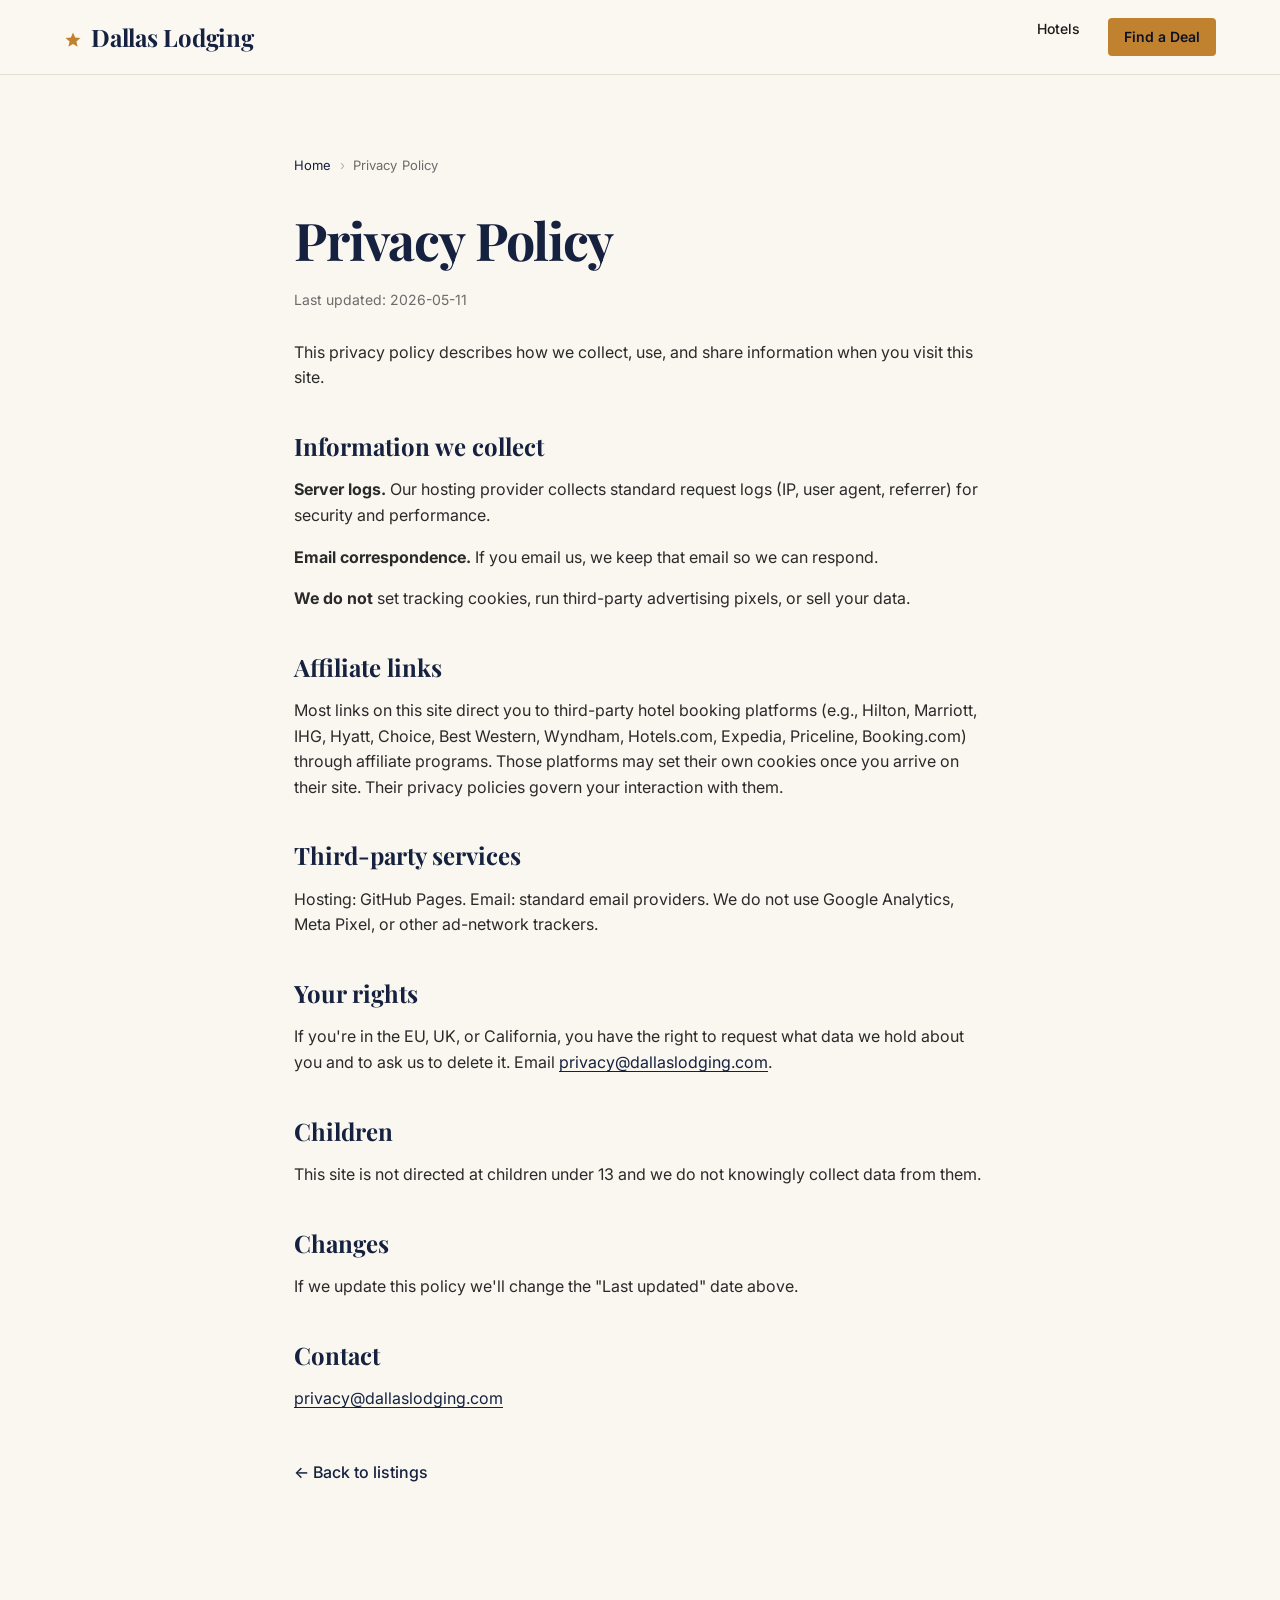
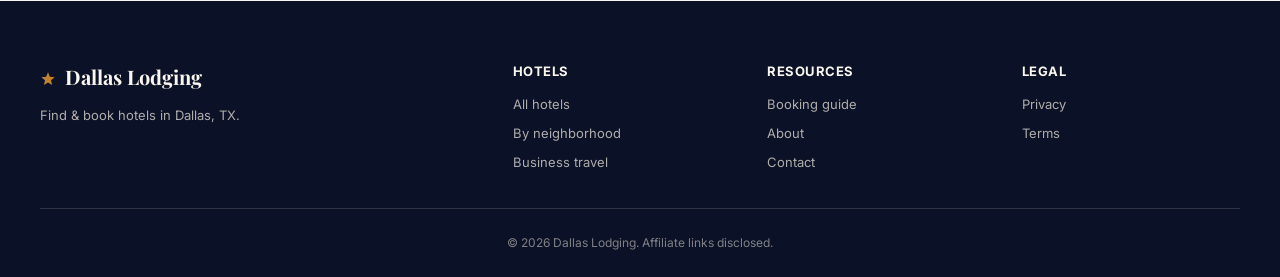
<file: privacy.html>
<!DOCTYPE html>
<html lang="en">
<head>
<meta charset="UTF-8" />
<meta name="viewport" content="width=device-width, initial-scale=1.0" />
<title>Privacy Policy | Dallas Lodging</title>
<meta name="description" content="How Dallas Lodging collects, uses, and protects your information." />
<link rel="canonical" href="https://dallaslodging.com/privacy" />
<meta name="robots" content="index, follow, max-image-preview:large" />
<meta name="theme-color" content="#c0822f" />
<meta name="geo.region" content="US-TX" />
<meta name="geo.placename" content="Dallas" />
<meta property="og:type" content="website" />
<meta property="og:site_name" content="Dallas Lodging" />
<meta property="og:title" content="Privacy Policy | Dallas Lodging" />
<meta property="og:description" content="How Dallas Lodging collects, uses, and protects your information." />
<meta property="og:url" content="https://dallaslodging.com/privacy" />
<meta property="og:image" content="https://images.unsplash.com/photo-1625950019503-cae6a7825762?w=1200&q=80" />
<meta name="twitter:card" content="summary_large_image" />
<meta name="twitter:image" content="https://images.unsplash.com/photo-1625950019503-cae6a7825762?w=1200&q=80" />
<meta name="twitter:title" content="Privacy Policy | Dallas Lodging" />
<meta name="twitter:description" content="How Dallas Lodging collects, uses, and protects your information." />
<link rel="preconnect" href="https://fonts.googleapis.com" />
<link rel="preconnect" href="https://fonts.gstatic.com" crossorigin />
<link href="https://fonts.googleapis.com/css2?family=Playfair+Display:wght@500;700&family=Inter:wght@400;500;600&display=swap" rel="stylesheet" />
<link rel="stylesheet" href="style.css" />
<script type="application/ld+json">{"@context":"https://schema.org","@type":"BreadcrumbList","itemListElement":[{"@type":"ListItem","position":1,"name":"Home","item":"https://dallaslodging.com/"},{"@type":"ListItem","position":2,"name":"Privacy Policy","item":"https://dallaslodging.com/privacy"}]}</script>
</head>
<body>
<header class="nav">
  <div class="nav-inner">
    <a href="index.html" class="brand"><span class="brand-mark"><svg viewBox="0 0 24 24" fill="currentColor" aria-hidden="true"><path d="M12 17.27L18.18 21l-1.64-7.03L22 9.24l-7.19-.61L12 2 9.19 8.63 2 9.24l5.46 4.73L5.82 21z"/></svg></span>Dallas Lodging</a>
    <nav>
      <a href="index.html#hotels">Hotels</a>
      <a href="index.html#hotels" class="nav-cta">Find a Deal</a>
    </nav>
  </div>
</header>
<article class="prose">
  <nav class="breadcrumb" aria-label="Breadcrumb"><a href="index.html">Home</a><span>&rsaquo;</span><span aria-current="page">Privacy Policy</span></nav>
  <h1>Privacy Policy</h1>
  <p class="muted">Last updated: 2026-05-11</p>
  <p>This privacy policy describes how we collect, use, and share information when you visit this site.</p>
  <h2>Information we collect</h2>
  <p><strong>Server logs.</strong> Our hosting provider collects standard request logs (IP, user agent, referrer) for security and performance.</p>
  <p><strong>Email correspondence.</strong> If you email us, we keep that email so we can respond.</p>
  <p><strong>We do not</strong> set tracking cookies, run third-party advertising pixels, or sell your data.</p>
  <h2>Affiliate links</h2>
  <p>Most links on this site direct you to third-party hotel booking platforms (e.g., Hilton, Marriott, IHG, Hyatt, Choice, Best Western, Wyndham, Hotels.com, Expedia, Priceline, Booking.com) through affiliate programs. Those platforms may set their own cookies once you arrive on their site. Their privacy policies govern your interaction with them.</p>
  <h2>Third-party services</h2>
  <p>Hosting: GitHub Pages. Email: standard email providers. We do not use Google Analytics, Meta Pixel, or other ad-network trackers.</p>
  <h2>Your rights</h2>
  <p>If you're in the EU, UK, or California, you have the right to request what data we hold about you and to ask us to delete it. Email <a href="mailto:privacy@dallaslodging.com">privacy@dallaslodging.com</a>.</p>
  <h2>Children</h2>
  <p>This site is not directed at children under 13 and we do not knowingly collect data from them.</p>
  <h2>Changes</h2>
  <p>If we update this policy we'll change the "Last updated" date above.</p>
  <h2>Contact</h2>
  <p><a href="mailto:privacy@dallaslodging.com">privacy@dallaslodging.com</a></p>
  <p class="back"><a href="index.html">&larr; Back to listings</a></p>
</article>
<footer>
  <div class="footer-inner">
    <div class="footer-col">
      <p class="footer-brand"><span class="brand-mark"><svg viewBox="0 0 24 24" fill="currentColor" aria-hidden="true"><path d="M12 17.27L18.18 21l-1.64-7.03L22 9.24l-7.19-.61L12 2 9.19 8.63 2 9.24l5.46 4.73L5.82 21z"/></svg></span>Dallas Lodging</p>
      <p class="footer-tag">Find &amp; book hotels in Dallas, TX.</p>
    </div>
    <div class="footer-col">
      <p class="footer-h">Hotels</p>
      <a href="index.html#hotels">All hotels</a>
      <a href="neighborhoods.html">By neighborhood</a>
      <a href="business-travel.html">Business travel</a>
    </div>
    <div class="footer-col">
      <p class="footer-h">Resources</p>
      <a href="booking-guide.html">Booking guide</a>
      <a href="about.html">About</a>
      <a href="contact.html">Contact</a>
    </div>
    <div class="footer-col">
      <p class="footer-h">Legal</p>
      <a href="privacy.html">Privacy</a>
      <a href="terms.html">Terms</a>
    </div>
  </div>
  <div class="footer-bottom">&copy; 2026 Dallas Lodging. Affiliate links disclosed.</div>
</footer>
</body></html>
</file>
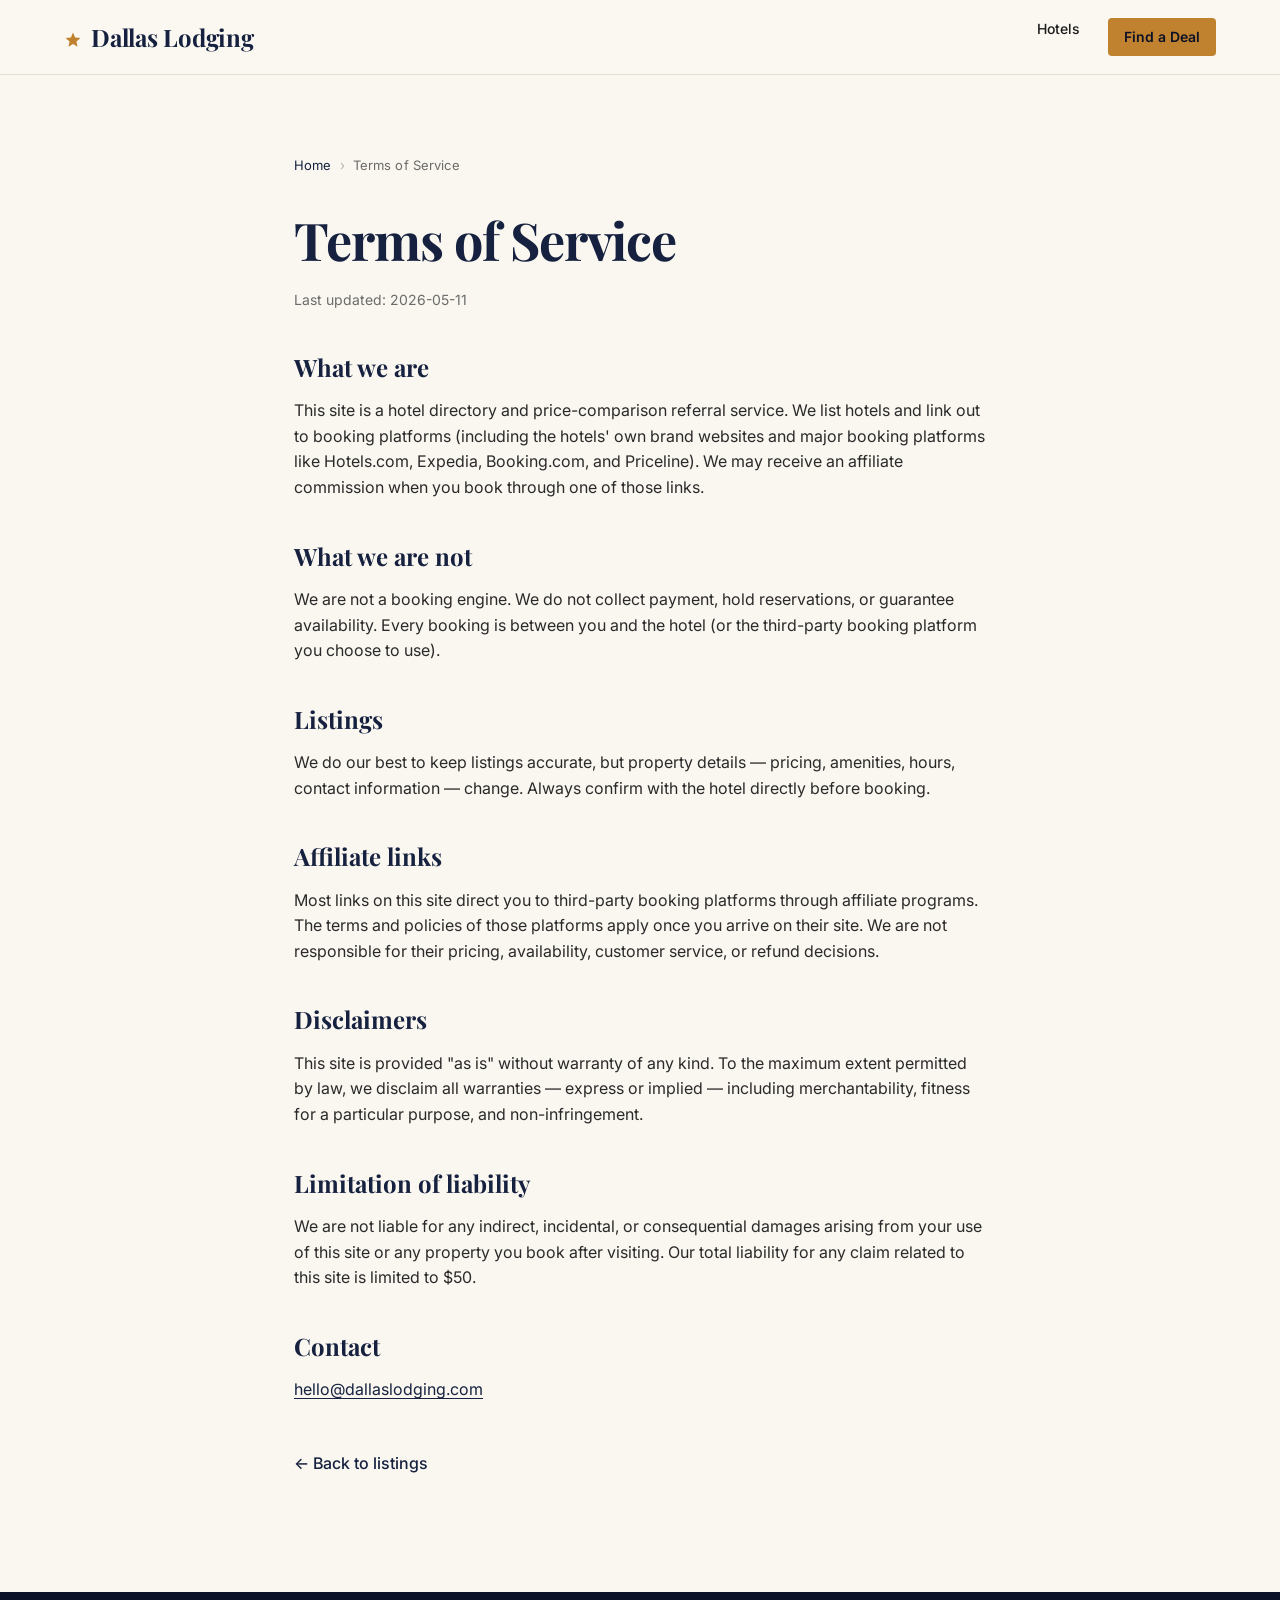
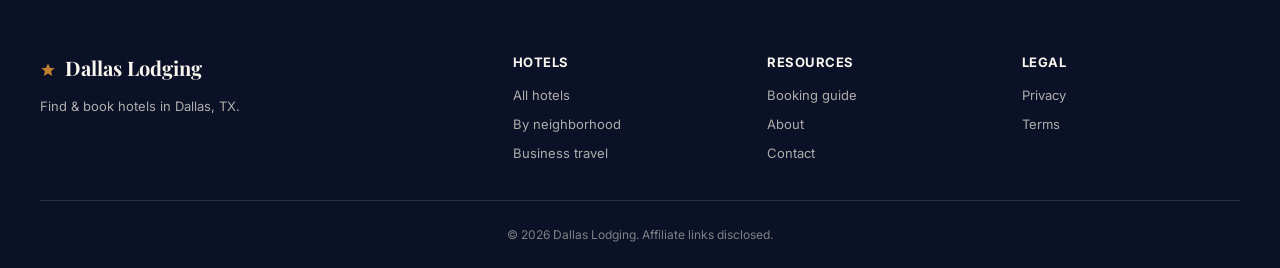
<file: terms.html>
<!DOCTYPE html>
<html lang="en">
<head>
<meta charset="UTF-8" />
<meta name="viewport" content="width=device-width, initial-scale=1.0" />
<title>Terms of Service | Dallas Lodging</title>
<meta name="description" content="The terms of use for Dallas Lodging, a hotel directory and price-comparison referral service." />
<link rel="canonical" href="https://dallaslodging.com/terms" />
<meta name="robots" content="index, follow, max-image-preview:large" />
<meta name="theme-color" content="#c0822f" />
<meta name="geo.region" content="US-TX" />
<meta name="geo.placename" content="Dallas" />
<meta property="og:type" content="website" />
<meta property="og:site_name" content="Dallas Lodging" />
<meta property="og:title" content="Terms of Service | Dallas Lodging" />
<meta property="og:description" content="The terms of use for Dallas Lodging, a hotel directory and price-comparison referral service." />
<meta property="og:url" content="https://dallaslodging.com/terms" />
<meta property="og:image" content="https://images.unsplash.com/photo-1625950019503-cae6a7825762?w=1200&q=80" />
<meta name="twitter:card" content="summary_large_image" />
<meta name="twitter:image" content="https://images.unsplash.com/photo-1625950019503-cae6a7825762?w=1200&q=80" />
<meta name="twitter:title" content="Terms of Service | Dallas Lodging" />
<meta name="twitter:description" content="The terms of use for Dallas Lodging, a hotel directory and price-comparison referral service." />
<link rel="preconnect" href="https://fonts.googleapis.com" />
<link rel="preconnect" href="https://fonts.gstatic.com" crossorigin />
<link href="https://fonts.googleapis.com/css2?family=Playfair+Display:wght@500;700&family=Inter:wght@400;500;600&display=swap" rel="stylesheet" />
<link rel="stylesheet" href="style.css" />
<script type="application/ld+json">{"@context":"https://schema.org","@type":"BreadcrumbList","itemListElement":[{"@type":"ListItem","position":1,"name":"Home","item":"https://dallaslodging.com/"},{"@type":"ListItem","position":2,"name":"Terms of Service","item":"https://dallaslodging.com/terms"}]}</script>
</head>
<body>
<header class="nav">
  <div class="nav-inner">
    <a href="index.html" class="brand"><span class="brand-mark"><svg viewBox="0 0 24 24" fill="currentColor" aria-hidden="true"><path d="M12 17.27L18.18 21l-1.64-7.03L22 9.24l-7.19-.61L12 2 9.19 8.63 2 9.24l5.46 4.73L5.82 21z"/></svg></span>Dallas Lodging</a>
    <nav>
      <a href="index.html#hotels">Hotels</a>
      <a href="index.html#hotels" class="nav-cta">Find a Deal</a>
    </nav>
  </div>
</header>
<article class="prose">
  <nav class="breadcrumb" aria-label="Breadcrumb"><a href="index.html">Home</a><span>&rsaquo;</span><span aria-current="page">Terms of Service</span></nav>
  <h1>Terms of Service</h1>
  <p class="muted">Last updated: 2026-05-11</p>
  <h2>What we are</h2>
  <p>This site is a hotel directory and price-comparison referral service. We list hotels and link out to booking platforms (including the hotels' own brand websites and major booking platforms like Hotels.com, Expedia, Booking.com, and Priceline). We may receive an affiliate commission when you book through one of those links.</p>
  <h2>What we are not</h2>
  <p>We are not a booking engine. We do not collect payment, hold reservations, or guarantee availability. Every booking is between you and the hotel (or the third-party booking platform you choose to use).</p>
  <h2>Listings</h2>
  <p>We do our best to keep listings accurate, but property details — pricing, amenities, hours, contact information — change. Always confirm with the hotel directly before booking.</p>
  <h2>Affiliate links</h2>
  <p>Most links on this site direct you to third-party booking platforms through affiliate programs. The terms and policies of those platforms apply once you arrive on their site. We are not responsible for their pricing, availability, customer service, or refund decisions.</p>
  <h2>Disclaimers</h2>
  <p>This site is provided "as is" without warranty of any kind. To the maximum extent permitted by law, we disclaim all warranties — express or implied — including merchantability, fitness for a particular purpose, and non-infringement.</p>
  <h2>Limitation of liability</h2>
  <p>We are not liable for any indirect, incidental, or consequential damages arising from your use of this site or any property you book after visiting. Our total liability for any claim related to this site is limited to $50.</p>
  <h2>Contact</h2>
  <p><a href="mailto:hello@dallaslodging.com">hello@dallaslodging.com</a></p>
  <p class="back"><a href="index.html">&larr; Back to listings</a></p>
</article>
<footer>
  <div class="footer-inner">
    <div class="footer-col">
      <p class="footer-brand"><span class="brand-mark"><svg viewBox="0 0 24 24" fill="currentColor" aria-hidden="true"><path d="M12 17.27L18.18 21l-1.64-7.03L22 9.24l-7.19-.61L12 2 9.19 8.63 2 9.24l5.46 4.73L5.82 21z"/></svg></span>Dallas Lodging</p>
      <p class="footer-tag">Find &amp; book hotels in Dallas, TX.</p>
    </div>
    <div class="footer-col">
      <p class="footer-h">Hotels</p>
      <a href="index.html#hotels">All hotels</a>
      <a href="neighborhoods.html">By neighborhood</a>
      <a href="business-travel.html">Business travel</a>
    </div>
    <div class="footer-col">
      <p class="footer-h">Resources</p>
      <a href="booking-guide.html">Booking guide</a>
      <a href="about.html">About</a>
      <a href="contact.html">Contact</a>
    </div>
    <div class="footer-col">
      <p class="footer-h">Legal</p>
      <a href="privacy.html">Privacy</a>
      <a href="terms.html">Terms</a>
    </div>
  </div>
  <div class="footer-bottom">&copy; 2026 Dallas Lodging. Affiliate links disclosed.</div>
</footer>
</body></html>
</file>
<file: style.css>
:root {
  --navy: #0f1d3a;
  --navy-deep: #08122a;
  --sand: #f5efe4;
  --cream: #fbf8f2;
  --gold: #c9a23a;
  --gold-soft: #d9b658;
  --ink: #1a1a1a;
  --muted: #6b6b6b;
  --line: #e7e2d6;
  /* per-city theme hooks — overridden by the theme block appended at build time */
  --hero-image: url('https://images.unsplash.com/photo-1564501049412-61c2a3083791?w=2000&q=80');
  --hero-overlay: linear-gradient(135deg, rgba(8,18,42,0.82), rgba(15,29,58,0.68));
}

* { box-sizing: border-box; margin: 0; padding: 0; }

html, body {
  font-family: 'Inter', -apple-system, BlinkMacSystemFont, sans-serif;
  color: var(--ink);
  background: var(--cream);
  line-height: 1.6;
  -webkit-font-smoothing: antialiased;
}

a { color: inherit; text-decoration: none; }

.nav {
  position: sticky;
  top: 0;
  z-index: 50;
  background: rgba(251, 248, 242, 0.85);
  backdrop-filter: saturate(160%) blur(12px);
  border-bottom: 1px solid var(--line);
}
.nav-inner {
  max-width: 1200px;
  margin: 0 auto;
  padding: 18px 24px;
  display: flex;
  justify-content: space-between;
  align-items: center;
}
.brand {
  font-family: 'Playfair Display', serif;
  font-size: 24px;
  font-weight: 700;
  color: var(--navy);
  letter-spacing: -0.01em;
}
.brand-mark {
  display: inline-block;
  color: var(--gold);
  margin-right: 9px;
  vertical-align: -2px;
}
.brand-mark svg { width: 18px; height: 18px; display: block; }
.footer-brand .brand-mark svg { width: 16px; height: 16px; }
.nav nav { display: flex; gap: 28px; font-size: 14px; font-weight: 500; }
.nav nav a { color: var(--ink); }
.nav nav a:hover { color: var(--navy); }

.hero {
  background-image: var(--hero-overlay), var(--hero-image);
  background-size: cover;
  background-position: center;
  color: var(--cream);
  padding: 80px 24px 60px;
  text-align: center;
}
.hero-inner { max-width: 1080px; margin: 0 auto; }
.hero h1 {
  font-family: 'Playfair Display', serif;
  font-size: clamp(34px, 5vw, 54px);
  font-weight: 700;
  line-height: 1.05;
  letter-spacing: -0.02em;
  margin-bottom: 14px;
}
.hero-sub {
  font-size: clamp(15px, 1.4vw, 18px);
  color: rgba(245, 239, 228, 0.88);
  margin-bottom: 28px;
  max-width: 600px;
  margin-left: auto;
  margin-right: auto;
}

.search-form {
  background: #fff;
  border-radius: 8px;
  padding: 14px;
  box-shadow: 0 20px 50px rgba(0,0,0,0.25);
  text-align: left;
  max-width: 1040px;
  margin: 0 auto;
}
.search-row {
  display: grid;
  grid-template-columns: 2fr 1.2fr 1.2fr 1fr 1fr auto;
  gap: 10px;
  align-items: stretch;
}
.search-field {
  display: flex;
  flex-direction: column;
  background: var(--cream);
  border: 1px solid var(--line);
  border-radius: 6px;
  padding: 10px 14px;
  cursor: text;
  transition: border-color 0.15s;
}
.search-field:focus-within {
  border-color: var(--navy);
  background: #fff;
}
.search-label {
  font-size: 10px;
  font-weight: 600;
  text-transform: uppercase;
  letter-spacing: 0.06em;
  color: var(--muted);
  margin-bottom: 2px;
}
.search-field input,
.search-field select {
  border: 0;
  background: transparent;
  font-size: 15px;
  font-family: inherit;
  color: var(--ink);
  padding: 0;
  width: 100%;
  outline: none;
  appearance: none;
  -webkit-appearance: none;
  font-weight: 500;
}
.search-field select {
  cursor: pointer;
  background-image: url("data:image/svg+xml,%3Csvg xmlns='http://www.w3.org/2000/svg' width='12' height='12' viewBox='0 0 24 24' fill='none' stroke='%231a1a1a' stroke-width='2.5' stroke-linecap='round' stroke-linejoin='round'%3E%3Cpolyline points='6 9 12 15 18 9'%3E%3C/polyline%3E%3C/svg%3E");
  background-repeat: no-repeat;
  background-position: right 0 center;
  padding-right: 18px;
}
.search-btn {
  background: var(--gold);
  color: var(--navy-deep);
  border: 0;
  border-radius: 6px;
  font-family: inherit;
  font-weight: 700;
  font-size: 16px;
  letter-spacing: 0.02em;
  padding: 0 32px;
  cursor: pointer;
  transition: background 0.15s, transform 0.1s;
  white-space: nowrap;
}
.search-btn:hover { background: var(--gold-soft); }
.search-btn:active { transform: scale(0.98); }
.cta {
  display: inline-block;
  background: var(--gold);
  color: var(--navy-deep);
  font-weight: 600;
  font-size: 15px;
  letter-spacing: 0.02em;
  padding: 16px 36px;
  border-radius: 4px;
  transition: background 0.2s, transform 0.1s;
}
.cta:hover { background: var(--gold-soft); transform: translateY(-1px); }

.hero-trust {
  margin-top: 28px;
  font-size: 12px;
  color: rgba(245, 239, 228, 0.65);
  letter-spacing: 0.04em;
}

.value-strip {
  background: var(--navy);
  color: var(--cream);
  padding: 18px 24px;
}
.value-strip-inner {
  max-width: 1080px;
  margin: 0 auto;
  display: grid;
  grid-template-columns: repeat(4, 1fr);
  gap: 16px;
  text-align: center;
}
.value-item {
  display: flex;
  flex-direction: column;
  gap: 2px;
}
.value-num {
  font-family: 'Playfair Display', serif;
  font-size: 20px;
  font-weight: 700;
  color: var(--gold);
}
.value-item span:last-child {
  font-size: 12px;
  letter-spacing: 0.04em;
  color: rgba(245, 239, 228, 0.78);
}

.below-grid-cta {
  text-align: center;
  padding: 20px 0 60px;
}
.below-grid-cta p {
  color: var(--muted);
  margin-bottom: 14px;
}
.cta-secondary {
  background: var(--navy);
  color: var(--cream);
}
.cta-secondary:hover { background: var(--navy-deep); }

.browse-section {
  padding: 60px 0 30px;
  border-top: 1px solid var(--line);
}
.hood-grid {
  display: grid;
  grid-template-columns: repeat(auto-fill, minmax(280px, 1fr));
  gap: 18px;
  margin-bottom: 24px;
}
.hood-tile {
  background: #fff;
  border: 1px solid var(--line);
  border-radius: 6px;
  padding: 24px 22px;
  display: block;
  transition: border-color 0.15s, transform 0.1s, box-shadow 0.15s;
}
.hood-tile:hover {
  border-color: var(--navy);
  transform: translateY(-2px);
  box-shadow: 0 8px 20px rgba(15,29,58,0.08);
}
.hood-tile h3 {
  font-family: 'Playfair Display', serif;
  font-size: 20px;
  color: var(--navy);
  margin-bottom: 6px;
  font-weight: 700;
}
.hood-tile p { color: var(--muted); font-size: 14px; margin-bottom: 10px; }
.hood-link { color: var(--navy); font-size: 13px; font-weight: 600; }
.style-grid {
  display: grid;
  grid-template-columns: repeat(auto-fit, minmax(280px, 1fr));
  gap: 18px;
  margin-bottom: 24px;
}
.style-card {
  background: var(--sand);
  border: 1px solid var(--line);
  border-radius: 6px;
  padding: 28px 24px;
  display: block;
  transition: background 0.15s, transform 0.1s;
}
.style-card:hover { background: #fff; transform: translateY(-2px); }
.style-card h3 {
  font-family: 'Playfair Display', serif;
  font-size: 22px;
  color: var(--navy);
  margin-bottom: 8px;
  font-weight: 700;
}
.style-card p { color: #444; font-size: 14px; margin-bottom: 12px; line-height: 1.55; }
.browse-more {
  display: inline-block;
  font-weight: 600;
  color: var(--navy);
  text-decoration: underline;
  text-underline-offset: 4px;
  margin-bottom: 60px;
}
.browse-more:hover { color: var(--gold); }

.prose-wide { max-width: 900px; }
.hood-card {
  background: #fff;
  border: 1px solid var(--line);
  border-radius: 6px;
  padding: 28px;
  margin: 28px 0;
}
.hood-card h2 {
  font-family: 'Playfair Display', serif;
  font-size: 26px;
  color: var(--navy);
  margin-top: 0;
  margin-bottom: 12px;
}
.hood-card p { margin-bottom: 14px; }
.hood-card .hood-meta {
  font-size: 14px;
  color: var(--muted);
  margin-bottom: 18px;
}
.hood-card .hotel-cta {
  display: inline-flex;
  align-items: center;
  gap: 8px;
  background: var(--navy);
  color: var(--cream);
  font-weight: 600;
  font-size: 14px;
  padding: 12px 20px;
  border-radius: 4px;
  text-decoration: none;
}
.hood-card .hotel-cta:hover { background: var(--navy-deep); }

.nav-cta {
  background: var(--gold);
  color: var(--navy-deep) !important;
  padding: 8px 16px;
  border-radius: 4px;
  font-weight: 600;
}
.nav-cta:hover { background: var(--gold-soft); }

.why {
  padding: 30px 0 90px;
}
.why-grid {
  display: grid;
  grid-template-columns: repeat(auto-fit, minmax(260px, 1fr));
  gap: 24px;
  border-top: 1px solid var(--line);
  padding-top: 60px;
}
.why-card h3 {
  font-family: 'Playfair Display', serif;
  font-size: 20px;
  font-weight: 700;
  color: var(--navy);
  margin-bottom: 8px;
}
.why-card p { color: #444; font-size: 14px; line-height: 1.6; }

main { max-width: 1200px; margin: 0 auto; padding: 0 24px; }

.section-head { text-align: center; padding: 90px 0 48px; }
.section-head h2 {
  font-family: 'Playfair Display', serif;
  font-size: clamp(30px, 4vw, 44px);
  font-weight: 700;
  color: var(--navy);
  margin-bottom: 12px;
}
.section-head p { color: var(--muted); font-size: 16px; }

.hotel-grid {
  display: grid;
  grid-template-columns: repeat(auto-fill, minmax(320px, 1fr));
  gap: 28px;
  padding-bottom: 100px;
}

.hotel-card {
  background: #fff;
  border: 1px solid var(--line);
  border-radius: 6px;
  overflow: hidden;
  display: flex;
  flex-direction: column;
  transition: transform 0.2s, box-shadow 0.2s;
}
.hotel-card:hover {
  transform: translateY(-3px);
  box-shadow: 0 12px 28px rgba(15, 29, 58, 0.10);
}
.hotel-card.premium { border-color: var(--gold); border-width: 1.5px; }

.hotel-img {
  position: relative;
  width: 100%;
  height: 220px;
  background: var(--sand) center/cover;
}
.tier-badge {
  position: absolute;
  top: 14px;
  right: 14px;
  background: var(--gold);
  color: var(--navy-deep);
  font-size: 11px;
  font-weight: 600;
  text-transform: uppercase;
  letter-spacing: 0.08em;
  padding: 5px 10px;
  border-radius: 3px;
}

.hotel-body { padding: 22px 22px 24px; display: flex; flex-direction: column; flex: 1; }
.hotel-name {
  font-family: 'Playfair Display', serif;
  font-size: 22px;
  font-weight: 700;
  color: var(--navy);
  margin-bottom: 8px;
  letter-spacing: -0.01em;
}
.hotel-meta {
  display: flex;
  align-items: center;
  gap: 12px;
  color: var(--muted);
  font-size: 13px;
  margin-bottom: 14px;
}
.stars { color: var(--gold); font-weight: 600; }
.hotel-desc {
  color: #444;
  font-size: 14px;
  line-height: 1.55;
  margin-bottom: 18px;
  flex: 1;
}
.amenities {
  display: flex;
  flex-wrap: wrap;
  gap: 6px;
  margin-bottom: 20px;
}
.amenity {
  background: var(--sand);
  color: var(--navy);
  font-size: 11px;
  padding: 4px 10px;
  border-radius: 100px;
  font-weight: 500;
}
.hotel-cta {
  display: inline-flex;
  align-items: center;
  justify-content: center;
  gap: 8px;
  background: var(--navy);
  color: var(--cream);
  font-weight: 600;
  font-size: 14px;
  padding: 12px 18px;
  border-radius: 4px;
  transition: background 0.2s;
}
.hotel-cta:hover { background: var(--navy-deep); }
.hotel-cta svg { width: 14px; height: 14px; }

.empty {
  text-align: center;
  padding: 60px 0 120px;
  color: var(--muted);
}

footer {
  background: var(--navy-deep);
  color: rgba(245, 239, 228, 0.7);
  padding: 60px 24px 24px;
  font-size: 13px;
}
.footer-inner {
  max-width: 1200px;
  margin: 0 auto;
  display: grid;
  grid-template-columns: 2fr 1fr 1fr 1fr;
  gap: 36px;
  padding-bottom: 36px;
  border-bottom: 1px solid rgba(245, 239, 228, 0.15);
}
.footer-col { display: flex; flex-direction: column; gap: 8px; }
.footer-col a {
  color: rgba(245, 239, 228, 0.7);
  font-size: 13px;
}
.footer-col a:hover { color: var(--gold); }
.footer-h {
  font-weight: 700;
  color: var(--cream);
  font-size: 13px;
  letter-spacing: 0.04em;
  text-transform: uppercase;
  margin-bottom: 4px;
}
.footer-brand {
  font-family: 'Playfair Display', serif;
  font-size: 20px;
  font-weight: 700;
  color: var(--cream);
  margin-bottom: 4px;
}
.footer-tag { font-size: 13px; }
.footer-bottom {
  max-width: 1200px;
  margin: 0 auto;
  padding-top: 24px;
  text-align: center;
  font-size: 12px;
  color: rgba(245, 239, 228, 0.5);
}
@media (max-width: 700px) {
  .footer-inner { grid-template-columns: 1fr 1fr; }
}

.prose {
  max-width: 740px;
  margin: 0 auto;
  padding: 80px 24px 100px;
}
.prose h1 {
  font-family: 'Playfair Display', serif;
  font-size: clamp(36px, 5vw, 52px);
  font-weight: 700;
  color: var(--navy);
  letter-spacing: -0.02em;
  margin-bottom: 8px;
}
.prose h2 {
  font-family: 'Playfair Display', serif;
  font-size: 24px;
  font-weight: 700;
  color: var(--navy);
  margin-top: 36px;
  margin-bottom: 12px;
}
.prose h3 {
  font-size: 18px;
  font-weight: 600;
  color: var(--navy);
  margin-bottom: 8px;
}
.prose p { margin-bottom: 16px; color: #2a2a2a; font-size: 16px; }
.prose .lead { font-size: 19px; color: #444; margin-bottom: 24px; }
.prose .muted { color: var(--muted); font-size: 14px; margin-bottom: 28px; }
.prose ul { margin: 0 0 16px 22px; }
.prose li { margin-bottom: 6px; color: #2a2a2a; }
.prose a { color: var(--navy); text-decoration: underline; text-underline-offset: 3px; }
.prose a:hover { color: var(--gold); }
.prose .back { margin-top: 48px; font-weight: 500; }
.prose .back a { text-decoration: none; }

.breadcrumb {
  font-size: 13px;
  color: var(--muted);
  margin-bottom: 22px;
  letter-spacing: 0.01em;
}
.breadcrumb a { color: var(--navy); text-decoration: none; }
.breadcrumb a:hover { text-decoration: underline; text-underline-offset: 3px; }
.breadcrumb span { margin: 0 8px; opacity: 0.5; }
.breadcrumb span[aria-current] { margin: 0; opacity: 1; color: var(--muted); }

.faq {
  padding: 30px 0 90px;
  border-top: 1px solid var(--line);
}
.faq .section-head { padding: 60px 0 36px; }
.faq-list { max-width: 820px; margin: 0 auto; }
.faq-item {
  border-bottom: 1px solid var(--line);
  padding: 22px 4px;
}
.faq-item:first-child { border-top: 1px solid var(--line); }
.faq-item h3 {
  font-family: 'Playfair Display', serif;
  font-size: 19px;
  font-weight: 700;
  color: var(--navy);
  margin-bottom: 8px;
}
.faq-item p { color: #3a3a3a; font-size: 15px; line-height: 1.62; }

.tiers {
  display: grid;
  grid-template-columns: repeat(auto-fit, minmax(260px, 1fr));
  gap: 20px;
  margin: 28px 0 36px;
}
.tier-card {
  background: #fff;
  border: 1px solid var(--line);
  border-radius: 6px;
  padding: 28px 24px 24px;
  position: relative;
}
.tier-card.featured { border-color: var(--gold); border-width: 1.5px; }
.tier-flag {
  position: absolute;
  top: -12px;
  right: 16px;
  background: var(--gold);
  color: var(--navy-deep);
  font-size: 11px;
  font-weight: 600;
  text-transform: uppercase;
  letter-spacing: 0.08em;
  padding: 5px 10px;
  border-radius: 3px;
}
.tier-card .price {
  font-family: 'Playfair Display', serif;
  font-size: 36px;
  color: var(--navy);
  margin: 8px 0 16px;
}
.tier-card .price span { font-family: 'Inter', sans-serif; font-size: 14px; color: var(--muted); }
.tier-card ul { list-style: none; margin: 0; padding: 0; }
.tier-card li { padding: 6px 0; font-size: 14px; border-bottom: 1px solid var(--line); }
.tier-card li:last-child { border-bottom: none; }

@media (max-width: 900px) {
  .search-row {
    grid-template-columns: 1fr 1fr;
  }
  .search-row > .search-field:first-child {
    grid-column: 1 / -1;
  }
  .search-btn {
    grid-column: 1 / -1;
    padding: 16px 32px;
  }
  .value-strip-inner { grid-template-columns: repeat(2, 1fr); }
}

@media (max-width: 600px) {
  .hero { padding: 60px 16px 40px; }
  .hero h1 { font-size: 30px; }
  .nav nav { gap: 16px; }
  .section-head { padding: 60px 0 32px; }
  .prose { padding: 60px 20px 80px; }
}


/* ===== per-city theme (generated) ===== */
:root {
  --navy: #15213f;
  --navy-deep: #0b1126;
  --sand: #f3eee5;
  --cream: #faf7f0;
  --gold: #c0822f;
  --gold-soft: #d59a45;
  --line: #e6dfd0;
  --hero-image: url('https://images.unsplash.com/photo-1625950019503-cae6a7825762?w=2000&q=80');
  --hero-overlay: linear-gradient(160deg, rgba(11,14,34,0.82) 0%, rgba(30,17,46,0.5) 55%, rgba(11,14,34,0.8) 100%);
}
</file>
